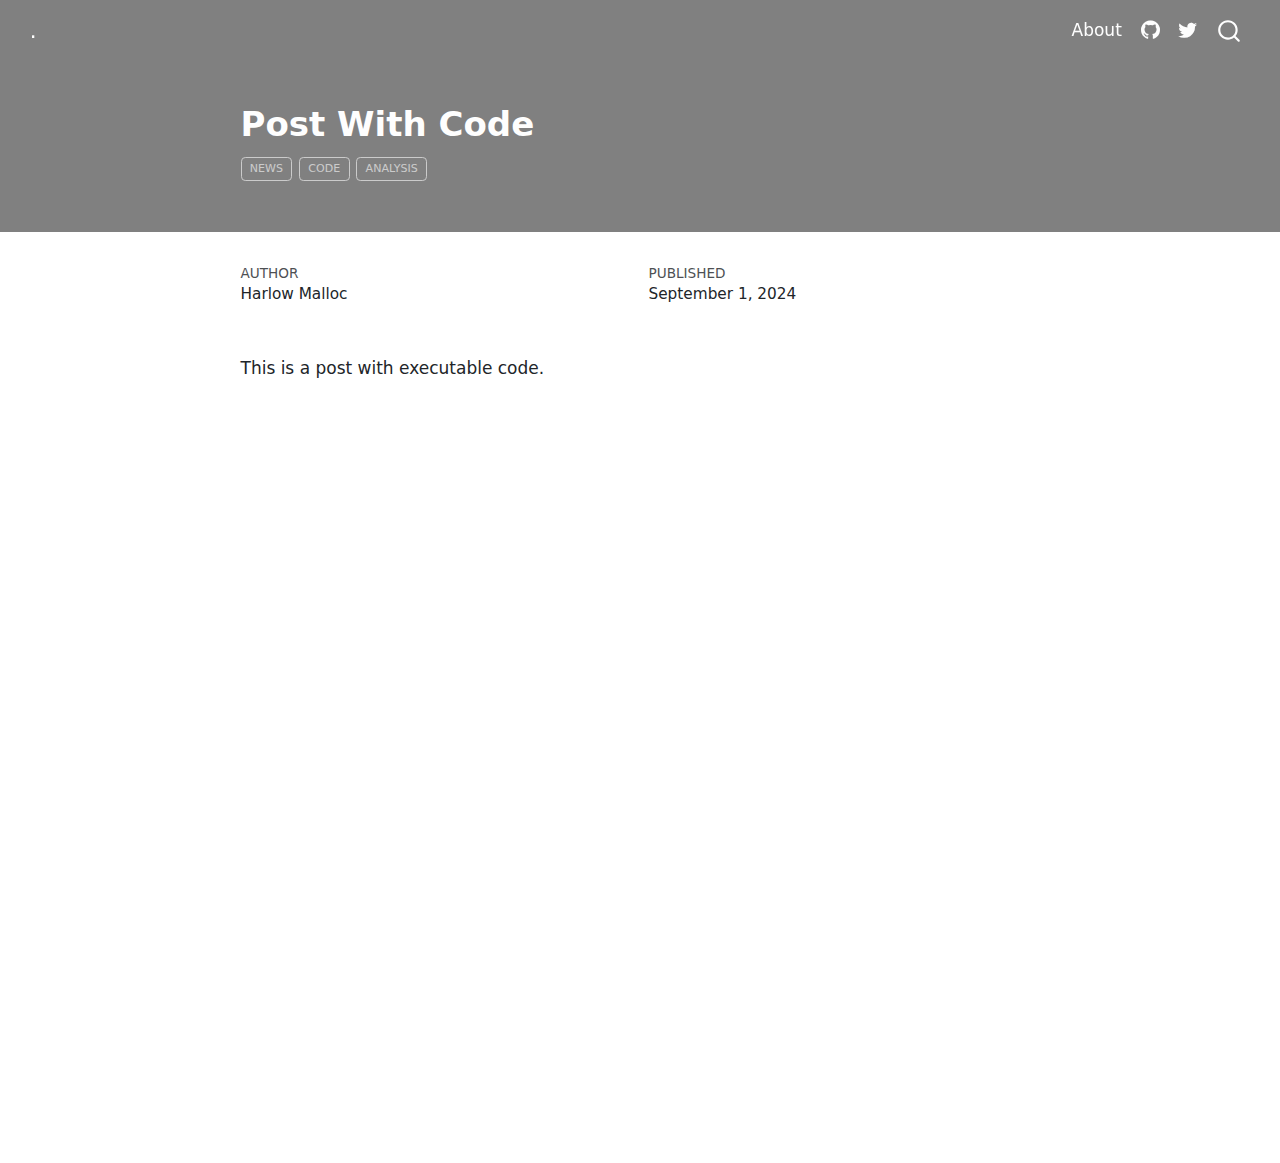
<file: posts/post-with-code/index.html>
<!DOCTYPE html>
<html xmlns="http://www.w3.org/1999/xhtml" lang="en" xml:lang="en"><head>

<meta charset="utf-8">
<meta name="generator" content="quarto-1.5.57">

<meta name="viewport" content="width=device-width, initial-scale=1.0, user-scalable=yes">

<meta name="author" content="Harlow Malloc">
<meta name="dcterms.date" content="2024-09-01">

<title>Post With Code – .</title>
<style>
code{white-space: pre-wrap;}
span.smallcaps{font-variant: small-caps;}
div.columns{display: flex; gap: min(4vw, 1.5em);}
div.column{flex: auto; overflow-x: auto;}
div.hanging-indent{margin-left: 1.5em; text-indent: -1.5em;}
ul.task-list{list-style: none;}
ul.task-list li input[type="checkbox"] {
  width: 0.8em;
  margin: 0 0.8em 0.2em -1em; /* quarto-specific, see https://github.com/quarto-dev/quarto-cli/issues/4556 */ 
  vertical-align: middle;
}
</style>


<script src="../../site_libs/quarto-nav/quarto-nav.js"></script>
<script src="../../site_libs/quarto-nav/headroom.min.js"></script>
<script src="../../site_libs/clipboard/clipboard.min.js"></script>
<script src="../../site_libs/quarto-search/autocomplete.umd.js"></script>
<script src="../../site_libs/quarto-search/fuse.min.js"></script>
<script src="../../site_libs/quarto-search/quarto-search.js"></script>
<meta name="quarto:offset" content="../../">
<script src="../../site_libs/quarto-html/quarto.js"></script>
<script src="../../site_libs/quarto-html/popper.min.js"></script>
<script src="../../site_libs/quarto-html/tippy.umd.min.js"></script>
<script src="../../site_libs/quarto-html/anchor.min.js"></script>
<link href="../../site_libs/quarto-html/tippy.css" rel="stylesheet">
<link href="../../site_libs/quarto-html/quarto-syntax-highlighting.css" rel="stylesheet" id="quarto-text-highlighting-styles">
<script src="../../site_libs/bootstrap/bootstrap.min.js"></script>
<link href="../../site_libs/bootstrap/bootstrap-icons.css" rel="stylesheet">
<link href="../../site_libs/bootstrap/bootstrap.min.css" rel="stylesheet" id="quarto-bootstrap" data-mode="light">
<script id="quarto-search-options" type="application/json">{
  "location": "navbar",
  "copy-button": false,
  "collapse-after": 3,
  "panel-placement": "end",
  "type": "overlay",
  "limit": 50,
  "keyboard-shortcut": [
    "f",
    "/",
    "s"
  ],
  "show-item-context": false,
  "language": {
    "search-no-results-text": "No results",
    "search-matching-documents-text": "matching documents",
    "search-copy-link-title": "Copy link to search",
    "search-hide-matches-text": "Hide additional matches",
    "search-more-match-text": "more match in this document",
    "search-more-matches-text": "more matches in this document",
    "search-clear-button-title": "Clear",
    "search-text-placeholder": "",
    "search-detached-cancel-button-title": "Cancel",
    "search-submit-button-title": "Submit",
    "search-label": "Search"
  }
}</script>


<link rel="stylesheet" href="../../styles.css">
</head>

<body class="nav-fixed fullcontent">

<div id="quarto-search-results"></div>
  <header id="quarto-header" class="headroom fixed-top quarto-banner">
    <nav class="navbar navbar-expand-lg " data-bs-theme="dark">
      <div class="navbar-container container-fluid">
      <div class="navbar-brand-container mx-auto">
    <a class="navbar-brand" href="../../index.html">
    <span class="navbar-title">.</span>
    </a>
  </div>
            <div id="quarto-search" class="" title="Search"></div>
          <button class="navbar-toggler" type="button" data-bs-toggle="collapse" data-bs-target="#navbarCollapse" aria-controls="navbarCollapse" role="menu" aria-expanded="false" aria-label="Toggle navigation" onclick="if (window.quartoToggleHeadroom) { window.quartoToggleHeadroom(); }">
  <span class="navbar-toggler-icon"></span>
</button>
          <div class="collapse navbar-collapse" id="navbarCollapse">
            <ul class="navbar-nav navbar-nav-scroll ms-auto">
  <li class="nav-item">
    <a class="nav-link" href="../../about.html"> 
<span class="menu-text">About</span></a>
  </li>  
  <li class="nav-item compact">
    <a class="nav-link" href="https://github.com/"> <i class="bi bi-github" role="img">
</i> 
<span class="menu-text"></span></a>
  </li>  
  <li class="nav-item compact">
    <a class="nav-link" href="https://twitter.com"> <i class="bi bi-twitter" role="img">
</i> 
<span class="menu-text"></span></a>
  </li>  
</ul>
          </div> <!-- /navcollapse -->
            <div class="quarto-navbar-tools">
</div>
      </div> <!-- /container-fluid -->
    </nav>
</header>
<!-- content -->
<header id="title-block-header" class="quarto-title-block default page-columns page-full">
  <div class="quarto-title-banner page-columns page-full">
    <div class="quarto-title column-body">
      <h1 class="title">Post With Code</h1>
                                <div class="quarto-categories">
                <div class="quarto-category">news</div>
                <div class="quarto-category">code</div>
                <div class="quarto-category">analysis</div>
              </div>
                  </div>
  </div>
    
  
  <div class="quarto-title-meta">

      <div>
      <div class="quarto-title-meta-heading">Author</div>
      <div class="quarto-title-meta-contents">
               <p>Harlow Malloc </p>
            </div>
    </div>
      
      <div>
      <div class="quarto-title-meta-heading">Published</div>
      <div class="quarto-title-meta-contents">
        <p class="date">September 1, 2024</p>
      </div>
    </div>
    
      
    </div>
    
  
  </header><div id="quarto-content" class="quarto-container page-columns page-rows-contents page-layout-article page-navbar">
<!-- sidebar -->
<!-- margin-sidebar -->
    
<!-- main -->
<main class="content quarto-banner-title-block" id="quarto-document-content">





<p>This is a post with executable code.</p>



</main> <!-- /main -->
<script id="quarto-html-after-body" type="application/javascript">
window.document.addEventListener("DOMContentLoaded", function (event) {
  const toggleBodyColorMode = (bsSheetEl) => {
    const mode = bsSheetEl.getAttribute("data-mode");
    const bodyEl = window.document.querySelector("body");
    if (mode === "dark") {
      bodyEl.classList.add("quarto-dark");
      bodyEl.classList.remove("quarto-light");
    } else {
      bodyEl.classList.add("quarto-light");
      bodyEl.classList.remove("quarto-dark");
    }
  }
  const toggleBodyColorPrimary = () => {
    const bsSheetEl = window.document.querySelector("link#quarto-bootstrap");
    if (bsSheetEl) {
      toggleBodyColorMode(bsSheetEl);
    }
  }
  toggleBodyColorPrimary();  
  const icon = "";
  const anchorJS = new window.AnchorJS();
  anchorJS.options = {
    placement: 'right',
    icon: icon
  };
  anchorJS.add('.anchored');
  const isCodeAnnotation = (el) => {
    for (const clz of el.classList) {
      if (clz.startsWith('code-annotation-')) {                     
        return true;
      }
    }
    return false;
  }
  const onCopySuccess = function(e) {
    // button target
    const button = e.trigger;
    // don't keep focus
    button.blur();
    // flash "checked"
    button.classList.add('code-copy-button-checked');
    var currentTitle = button.getAttribute("title");
    button.setAttribute("title", "Copied!");
    let tooltip;
    if (window.bootstrap) {
      button.setAttribute("data-bs-toggle", "tooltip");
      button.setAttribute("data-bs-placement", "left");
      button.setAttribute("data-bs-title", "Copied!");
      tooltip = new bootstrap.Tooltip(button, 
        { trigger: "manual", 
          customClass: "code-copy-button-tooltip",
          offset: [0, -8]});
      tooltip.show();    
    }
    setTimeout(function() {
      if (tooltip) {
        tooltip.hide();
        button.removeAttribute("data-bs-title");
        button.removeAttribute("data-bs-toggle");
        button.removeAttribute("data-bs-placement");
      }
      button.setAttribute("title", currentTitle);
      button.classList.remove('code-copy-button-checked');
    }, 1000);
    // clear code selection
    e.clearSelection();
  }
  const getTextToCopy = function(trigger) {
      const codeEl = trigger.previousElementSibling.cloneNode(true);
      for (const childEl of codeEl.children) {
        if (isCodeAnnotation(childEl)) {
          childEl.remove();
        }
      }
      return codeEl.innerText;
  }
  const clipboard = new window.ClipboardJS('.code-copy-button:not([data-in-quarto-modal])', {
    text: getTextToCopy
  });
  clipboard.on('success', onCopySuccess);
  if (window.document.getElementById('quarto-embedded-source-code-modal')) {
    // For code content inside modals, clipBoardJS needs to be initialized with a container option
    // TODO: Check when it could be a function (https://github.com/zenorocha/clipboard.js/issues/860)
    const clipboardModal = new window.ClipboardJS('.code-copy-button[data-in-quarto-modal]', {
      text: getTextToCopy,
      container: window.document.getElementById('quarto-embedded-source-code-modal')
    });
    clipboardModal.on('success', onCopySuccess);
  }
    var localhostRegex = new RegExp(/^(?:http|https):\/\/localhost\:?[0-9]*\//);
    var mailtoRegex = new RegExp(/^mailto:/);
      var filterRegex = new RegExp("https:\/\/AFg6K7h4fhy2\.github\.io\/Aggregated-Model-Descriptions\/");
    var isInternal = (href) => {
        return filterRegex.test(href) || localhostRegex.test(href) || mailtoRegex.test(href);
    }
    // Inspect non-navigation links and adorn them if external
 	var links = window.document.querySelectorAll('a[href]:not(.nav-link):not(.navbar-brand):not(.toc-action):not(.sidebar-link):not(.sidebar-item-toggle):not(.pagination-link):not(.no-external):not([aria-hidden]):not(.dropdown-item):not(.quarto-navigation-tool):not(.about-link)');
    for (var i=0; i<links.length; i++) {
      const link = links[i];
      if (!isInternal(link.href)) {
        // undo the damage that might have been done by quarto-nav.js in the case of
        // links that we want to consider external
        if (link.dataset.originalHref !== undefined) {
          link.href = link.dataset.originalHref;
        }
      }
    }
  function tippyHover(el, contentFn, onTriggerFn, onUntriggerFn) {
    const config = {
      allowHTML: true,
      maxWidth: 500,
      delay: 100,
      arrow: false,
      appendTo: function(el) {
          return el.parentElement;
      },
      interactive: true,
      interactiveBorder: 10,
      theme: 'quarto',
      placement: 'bottom-start',
    };
    if (contentFn) {
      config.content = contentFn;
    }
    if (onTriggerFn) {
      config.onTrigger = onTriggerFn;
    }
    if (onUntriggerFn) {
      config.onUntrigger = onUntriggerFn;
    }
    window.tippy(el, config); 
  }
  const noterefs = window.document.querySelectorAll('a[role="doc-noteref"]');
  for (var i=0; i<noterefs.length; i++) {
    const ref = noterefs[i];
    tippyHover(ref, function() {
      // use id or data attribute instead here
      let href = ref.getAttribute('data-footnote-href') || ref.getAttribute('href');
      try { href = new URL(href).hash; } catch {}
      const id = href.replace(/^#\/?/, "");
      const note = window.document.getElementById(id);
      if (note) {
        return note.innerHTML;
      } else {
        return "";
      }
    });
  }
  const xrefs = window.document.querySelectorAll('a.quarto-xref');
  const processXRef = (id, note) => {
    // Strip column container classes
    const stripColumnClz = (el) => {
      el.classList.remove("page-full", "page-columns");
      if (el.children) {
        for (const child of el.children) {
          stripColumnClz(child);
        }
      }
    }
    stripColumnClz(note)
    if (id === null || id.startsWith('sec-')) {
      // Special case sections, only their first couple elements
      const container = document.createElement("div");
      if (note.children && note.children.length > 2) {
        container.appendChild(note.children[0].cloneNode(true));
        for (let i = 1; i < note.children.length; i++) {
          const child = note.children[i];
          if (child.tagName === "P" && child.innerText === "") {
            continue;
          } else {
            container.appendChild(child.cloneNode(true));
            break;
          }
        }
        if (window.Quarto?.typesetMath) {
          window.Quarto.typesetMath(container);
        }
        return container.innerHTML
      } else {
        if (window.Quarto?.typesetMath) {
          window.Quarto.typesetMath(note);
        }
        return note.innerHTML;
      }
    } else {
      // Remove any anchor links if they are present
      const anchorLink = note.querySelector('a.anchorjs-link');
      if (anchorLink) {
        anchorLink.remove();
      }
      if (window.Quarto?.typesetMath) {
        window.Quarto.typesetMath(note);
      }
      // TODO in 1.5, we should make sure this works without a callout special case
      if (note.classList.contains("callout")) {
        return note.outerHTML;
      } else {
        return note.innerHTML;
      }
    }
  }
  for (var i=0; i<xrefs.length; i++) {
    const xref = xrefs[i];
    tippyHover(xref, undefined, function(instance) {
      instance.disable();
      let url = xref.getAttribute('href');
      let hash = undefined; 
      if (url.startsWith('#')) {
        hash = url;
      } else {
        try { hash = new URL(url).hash; } catch {}
      }
      if (hash) {
        const id = hash.replace(/^#\/?/, "");
        const note = window.document.getElementById(id);
        if (note !== null) {
          try {
            const html = processXRef(id, note.cloneNode(true));
            instance.setContent(html);
          } finally {
            instance.enable();
            instance.show();
          }
        } else {
          // See if we can fetch this
          fetch(url.split('#')[0])
          .then(res => res.text())
          .then(html => {
            const parser = new DOMParser();
            const htmlDoc = parser.parseFromString(html, "text/html");
            const note = htmlDoc.getElementById(id);
            if (note !== null) {
              const html = processXRef(id, note);
              instance.setContent(html);
            } 
          }).finally(() => {
            instance.enable();
            instance.show();
          });
        }
      } else {
        // See if we can fetch a full url (with no hash to target)
        // This is a special case and we should probably do some content thinning / targeting
        fetch(url)
        .then(res => res.text())
        .then(html => {
          const parser = new DOMParser();
          const htmlDoc = parser.parseFromString(html, "text/html");
          const note = htmlDoc.querySelector('main.content');
          if (note !== null) {
            // This should only happen for chapter cross references
            // (since there is no id in the URL)
            // remove the first header
            if (note.children.length > 0 && note.children[0].tagName === "HEADER") {
              note.children[0].remove();
            }
            const html = processXRef(null, note);
            instance.setContent(html);
          } 
        }).finally(() => {
          instance.enable();
          instance.show();
        });
      }
    }, function(instance) {
    });
  }
      let selectedAnnoteEl;
      const selectorForAnnotation = ( cell, annotation) => {
        let cellAttr = 'data-code-cell="' + cell + '"';
        let lineAttr = 'data-code-annotation="' +  annotation + '"';
        const selector = 'span[' + cellAttr + '][' + lineAttr + ']';
        return selector;
      }
      const selectCodeLines = (annoteEl) => {
        const doc = window.document;
        const targetCell = annoteEl.getAttribute("data-target-cell");
        const targetAnnotation = annoteEl.getAttribute("data-target-annotation");
        const annoteSpan = window.document.querySelector(selectorForAnnotation(targetCell, targetAnnotation));
        const lines = annoteSpan.getAttribute("data-code-lines").split(",");
        const lineIds = lines.map((line) => {
          return targetCell + "-" + line;
        })
        let top = null;
        let height = null;
        let parent = null;
        if (lineIds.length > 0) {
            //compute the position of the single el (top and bottom and make a div)
            const el = window.document.getElementById(lineIds[0]);
            top = el.offsetTop;
            height = el.offsetHeight;
            parent = el.parentElement.parentElement;
          if (lineIds.length > 1) {
            const lastEl = window.document.getElementById(lineIds[lineIds.length - 1]);
            const bottom = lastEl.offsetTop + lastEl.offsetHeight;
            height = bottom - top;
          }
          if (top !== null && height !== null && parent !== null) {
            // cook up a div (if necessary) and position it 
            let div = window.document.getElementById("code-annotation-line-highlight");
            if (div === null) {
              div = window.document.createElement("div");
              div.setAttribute("id", "code-annotation-line-highlight");
              div.style.position = 'absolute';
              parent.appendChild(div);
            }
            div.style.top = top - 2 + "px";
            div.style.height = height + 4 + "px";
            div.style.left = 0;
            let gutterDiv = window.document.getElementById("code-annotation-line-highlight-gutter");
            if (gutterDiv === null) {
              gutterDiv = window.document.createElement("div");
              gutterDiv.setAttribute("id", "code-annotation-line-highlight-gutter");
              gutterDiv.style.position = 'absolute';
              const codeCell = window.document.getElementById(targetCell);
              const gutter = codeCell.querySelector('.code-annotation-gutter');
              gutter.appendChild(gutterDiv);
            }
            gutterDiv.style.top = top - 2 + "px";
            gutterDiv.style.height = height + 4 + "px";
          }
          selectedAnnoteEl = annoteEl;
        }
      };
      const unselectCodeLines = () => {
        const elementsIds = ["code-annotation-line-highlight", "code-annotation-line-highlight-gutter"];
        elementsIds.forEach((elId) => {
          const div = window.document.getElementById(elId);
          if (div) {
            div.remove();
          }
        });
        selectedAnnoteEl = undefined;
      };
        // Handle positioning of the toggle
    window.addEventListener(
      "resize",
      throttle(() => {
        elRect = undefined;
        if (selectedAnnoteEl) {
          selectCodeLines(selectedAnnoteEl);
        }
      }, 10)
    );
    function throttle(fn, ms) {
    let throttle = false;
    let timer;
      return (...args) => {
        if(!throttle) { // first call gets through
            fn.apply(this, args);
            throttle = true;
        } else { // all the others get throttled
            if(timer) clearTimeout(timer); // cancel #2
            timer = setTimeout(() => {
              fn.apply(this, args);
              timer = throttle = false;
            }, ms);
        }
      };
    }
      // Attach click handler to the DT
      const annoteDls = window.document.querySelectorAll('dt[data-target-cell]');
      for (const annoteDlNode of annoteDls) {
        annoteDlNode.addEventListener('click', (event) => {
          const clickedEl = event.target;
          if (clickedEl !== selectedAnnoteEl) {
            unselectCodeLines();
            const activeEl = window.document.querySelector('dt[data-target-cell].code-annotation-active');
            if (activeEl) {
              activeEl.classList.remove('code-annotation-active');
            }
            selectCodeLines(clickedEl);
            clickedEl.classList.add('code-annotation-active');
          } else {
            // Unselect the line
            unselectCodeLines();
            clickedEl.classList.remove('code-annotation-active');
          }
        });
      }
  const findCites = (el) => {
    const parentEl = el.parentElement;
    if (parentEl) {
      const cites = parentEl.dataset.cites;
      if (cites) {
        return {
          el,
          cites: cites.split(' ')
        };
      } else {
        return findCites(el.parentElement)
      }
    } else {
      return undefined;
    }
  };
  var bibliorefs = window.document.querySelectorAll('a[role="doc-biblioref"]');
  for (var i=0; i<bibliorefs.length; i++) {
    const ref = bibliorefs[i];
    const citeInfo = findCites(ref);
    if (citeInfo) {
      tippyHover(citeInfo.el, function() {
        var popup = window.document.createElement('div');
        citeInfo.cites.forEach(function(cite) {
          var citeDiv = window.document.createElement('div');
          citeDiv.classList.add('hanging-indent');
          citeDiv.classList.add('csl-entry');
          var biblioDiv = window.document.getElementById('ref-' + cite);
          if (biblioDiv) {
            citeDiv.innerHTML = biblioDiv.innerHTML;
          }
          popup.appendChild(citeDiv);
        });
        return popup.innerHTML;
      });
    }
  }
});
</script>
</div> <!-- /content -->




</body></html>
</file>
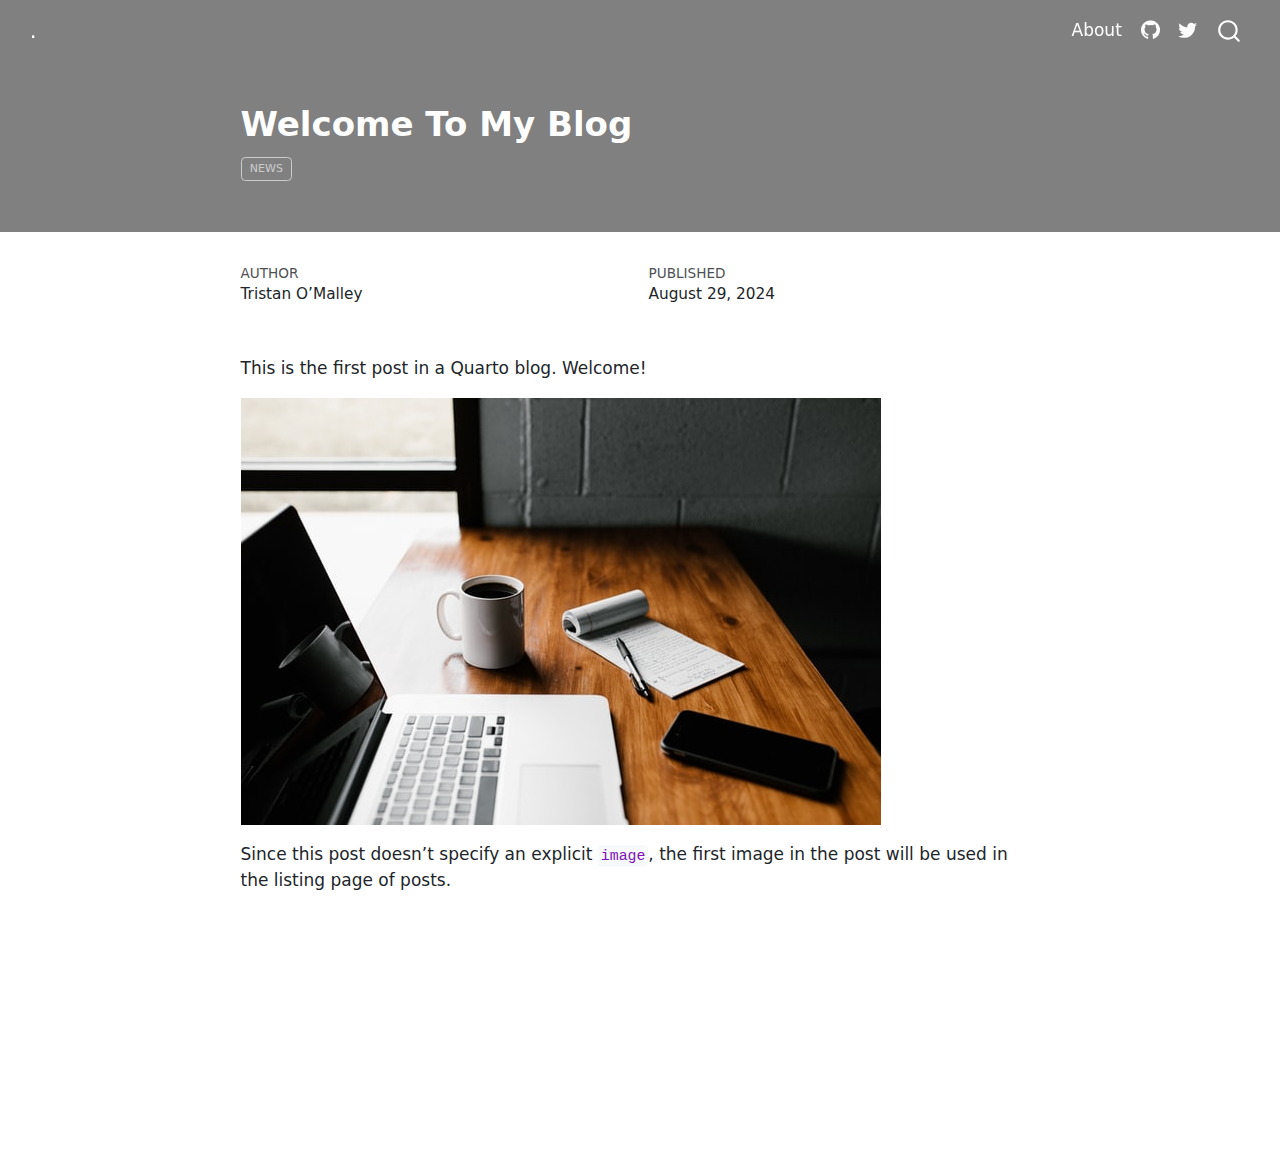
<file: posts/welcome/index.html>
<!DOCTYPE html>
<html xmlns="http://www.w3.org/1999/xhtml" lang="en" xml:lang="en"><head>

<meta charset="utf-8">
<meta name="generator" content="quarto-1.5.57">

<meta name="viewport" content="width=device-width, initial-scale=1.0, user-scalable=yes">

<meta name="author" content="Tristan O’Malley">
<meta name="dcterms.date" content="2024-08-29">

<title>Welcome To My Blog – .</title>
<style>
code{white-space: pre-wrap;}
span.smallcaps{font-variant: small-caps;}
div.columns{display: flex; gap: min(4vw, 1.5em);}
div.column{flex: auto; overflow-x: auto;}
div.hanging-indent{margin-left: 1.5em; text-indent: -1.5em;}
ul.task-list{list-style: none;}
ul.task-list li input[type="checkbox"] {
  width: 0.8em;
  margin: 0 0.8em 0.2em -1em; /* quarto-specific, see https://github.com/quarto-dev/quarto-cli/issues/4556 */ 
  vertical-align: middle;
}
</style>


<script src="../../site_libs/quarto-nav/quarto-nav.js"></script>
<script src="../../site_libs/quarto-nav/headroom.min.js"></script>
<script src="../../site_libs/clipboard/clipboard.min.js"></script>
<script src="../../site_libs/quarto-search/autocomplete.umd.js"></script>
<script src="../../site_libs/quarto-search/fuse.min.js"></script>
<script src="../../site_libs/quarto-search/quarto-search.js"></script>
<meta name="quarto:offset" content="../../">
<script src="../../site_libs/quarto-html/quarto.js"></script>
<script src="../../site_libs/quarto-html/popper.min.js"></script>
<script src="../../site_libs/quarto-html/tippy.umd.min.js"></script>
<script src="../../site_libs/quarto-html/anchor.min.js"></script>
<link href="../../site_libs/quarto-html/tippy.css" rel="stylesheet">
<link href="../../site_libs/quarto-html/quarto-syntax-highlighting.css" rel="stylesheet" id="quarto-text-highlighting-styles">
<script src="../../site_libs/bootstrap/bootstrap.min.js"></script>
<link href="../../site_libs/bootstrap/bootstrap-icons.css" rel="stylesheet">
<link href="../../site_libs/bootstrap/bootstrap.min.css" rel="stylesheet" id="quarto-bootstrap" data-mode="light">
<script id="quarto-search-options" type="application/json">{
  "location": "navbar",
  "copy-button": false,
  "collapse-after": 3,
  "panel-placement": "end",
  "type": "overlay",
  "limit": 50,
  "keyboard-shortcut": [
    "f",
    "/",
    "s"
  ],
  "show-item-context": false,
  "language": {
    "search-no-results-text": "No results",
    "search-matching-documents-text": "matching documents",
    "search-copy-link-title": "Copy link to search",
    "search-hide-matches-text": "Hide additional matches",
    "search-more-match-text": "more match in this document",
    "search-more-matches-text": "more matches in this document",
    "search-clear-button-title": "Clear",
    "search-text-placeholder": "",
    "search-detached-cancel-button-title": "Cancel",
    "search-submit-button-title": "Submit",
    "search-label": "Search"
  }
}</script>


<link rel="stylesheet" href="../../styles.css">
</head>

<body class="nav-fixed fullcontent">

<div id="quarto-search-results"></div>
  <header id="quarto-header" class="headroom fixed-top quarto-banner">
    <nav class="navbar navbar-expand-lg " data-bs-theme="dark">
      <div class="navbar-container container-fluid">
      <div class="navbar-brand-container mx-auto">
    <a class="navbar-brand" href="../../index.html">
    <span class="navbar-title">.</span>
    </a>
  </div>
            <div id="quarto-search" class="" title="Search"></div>
          <button class="navbar-toggler" type="button" data-bs-toggle="collapse" data-bs-target="#navbarCollapse" aria-controls="navbarCollapse" role="menu" aria-expanded="false" aria-label="Toggle navigation" onclick="if (window.quartoToggleHeadroom) { window.quartoToggleHeadroom(); }">
  <span class="navbar-toggler-icon"></span>
</button>
          <div class="collapse navbar-collapse" id="navbarCollapse">
            <ul class="navbar-nav navbar-nav-scroll ms-auto">
  <li class="nav-item">
    <a class="nav-link" href="../../about.html"> 
<span class="menu-text">About</span></a>
  </li>  
  <li class="nav-item compact">
    <a class="nav-link" href="https://github.com/"> <i class="bi bi-github" role="img">
</i> 
<span class="menu-text"></span></a>
  </li>  
  <li class="nav-item compact">
    <a class="nav-link" href="https://twitter.com"> <i class="bi bi-twitter" role="img">
</i> 
<span class="menu-text"></span></a>
  </li>  
</ul>
          </div> <!-- /navcollapse -->
            <div class="quarto-navbar-tools">
</div>
      </div> <!-- /container-fluid -->
    </nav>
</header>
<!-- content -->
<header id="title-block-header" class="quarto-title-block default page-columns page-full">
  <div class="quarto-title-banner page-columns page-full">
    <div class="quarto-title column-body">
      <h1 class="title">Welcome To My Blog</h1>
                                <div class="quarto-categories">
                <div class="quarto-category">news</div>
              </div>
                  </div>
  </div>
    
  
  <div class="quarto-title-meta">

      <div>
      <div class="quarto-title-meta-heading">Author</div>
      <div class="quarto-title-meta-contents">
               <p>Tristan O’Malley </p>
            </div>
    </div>
      
      <div>
      <div class="quarto-title-meta-heading">Published</div>
      <div class="quarto-title-meta-contents">
        <p class="date">August 29, 2024</p>
      </div>
    </div>
    
      
    </div>
    
  
  </header><div id="quarto-content" class="quarto-container page-columns page-rows-contents page-layout-article page-navbar">
<!-- sidebar -->
<!-- margin-sidebar -->
    
<!-- main -->
<main class="content quarto-banner-title-block" id="quarto-document-content">





<p>This is the first post in a Quarto blog. Welcome!</p>
<p><img src="thumbnail.jpg" class="img-fluid"></p>
<p>Since this post doesn’t specify an explicit <code>image</code>, the first image in the post will be used in the listing page of posts.</p>



</main> <!-- /main -->
<script id="quarto-html-after-body" type="application/javascript">
window.document.addEventListener("DOMContentLoaded", function (event) {
  const toggleBodyColorMode = (bsSheetEl) => {
    const mode = bsSheetEl.getAttribute("data-mode");
    const bodyEl = window.document.querySelector("body");
    if (mode === "dark") {
      bodyEl.classList.add("quarto-dark");
      bodyEl.classList.remove("quarto-light");
    } else {
      bodyEl.classList.add("quarto-light");
      bodyEl.classList.remove("quarto-dark");
    }
  }
  const toggleBodyColorPrimary = () => {
    const bsSheetEl = window.document.querySelector("link#quarto-bootstrap");
    if (bsSheetEl) {
      toggleBodyColorMode(bsSheetEl);
    }
  }
  toggleBodyColorPrimary();  
  const icon = "";
  const anchorJS = new window.AnchorJS();
  anchorJS.options = {
    placement: 'right',
    icon: icon
  };
  anchorJS.add('.anchored');
  const isCodeAnnotation = (el) => {
    for (const clz of el.classList) {
      if (clz.startsWith('code-annotation-')) {                     
        return true;
      }
    }
    return false;
  }
  const onCopySuccess = function(e) {
    // button target
    const button = e.trigger;
    // don't keep focus
    button.blur();
    // flash "checked"
    button.classList.add('code-copy-button-checked');
    var currentTitle = button.getAttribute("title");
    button.setAttribute("title", "Copied!");
    let tooltip;
    if (window.bootstrap) {
      button.setAttribute("data-bs-toggle", "tooltip");
      button.setAttribute("data-bs-placement", "left");
      button.setAttribute("data-bs-title", "Copied!");
      tooltip = new bootstrap.Tooltip(button, 
        { trigger: "manual", 
          customClass: "code-copy-button-tooltip",
          offset: [0, -8]});
      tooltip.show();    
    }
    setTimeout(function() {
      if (tooltip) {
        tooltip.hide();
        button.removeAttribute("data-bs-title");
        button.removeAttribute("data-bs-toggle");
        button.removeAttribute("data-bs-placement");
      }
      button.setAttribute("title", currentTitle);
      button.classList.remove('code-copy-button-checked');
    }, 1000);
    // clear code selection
    e.clearSelection();
  }
  const getTextToCopy = function(trigger) {
      const codeEl = trigger.previousElementSibling.cloneNode(true);
      for (const childEl of codeEl.children) {
        if (isCodeAnnotation(childEl)) {
          childEl.remove();
        }
      }
      return codeEl.innerText;
  }
  const clipboard = new window.ClipboardJS('.code-copy-button:not([data-in-quarto-modal])', {
    text: getTextToCopy
  });
  clipboard.on('success', onCopySuccess);
  if (window.document.getElementById('quarto-embedded-source-code-modal')) {
    // For code content inside modals, clipBoardJS needs to be initialized with a container option
    // TODO: Check when it could be a function (https://github.com/zenorocha/clipboard.js/issues/860)
    const clipboardModal = new window.ClipboardJS('.code-copy-button[data-in-quarto-modal]', {
      text: getTextToCopy,
      container: window.document.getElementById('quarto-embedded-source-code-modal')
    });
    clipboardModal.on('success', onCopySuccess);
  }
    var localhostRegex = new RegExp(/^(?:http|https):\/\/localhost\:?[0-9]*\//);
    var mailtoRegex = new RegExp(/^mailto:/);
      var filterRegex = new RegExp("https:\/\/AFg6K7h4fhy2\.github\.io\/Aggregated-Model-Descriptions\/");
    var isInternal = (href) => {
        return filterRegex.test(href) || localhostRegex.test(href) || mailtoRegex.test(href);
    }
    // Inspect non-navigation links and adorn them if external
 	var links = window.document.querySelectorAll('a[href]:not(.nav-link):not(.navbar-brand):not(.toc-action):not(.sidebar-link):not(.sidebar-item-toggle):not(.pagination-link):not(.no-external):not([aria-hidden]):not(.dropdown-item):not(.quarto-navigation-tool):not(.about-link)');
    for (var i=0; i<links.length; i++) {
      const link = links[i];
      if (!isInternal(link.href)) {
        // undo the damage that might have been done by quarto-nav.js in the case of
        // links that we want to consider external
        if (link.dataset.originalHref !== undefined) {
          link.href = link.dataset.originalHref;
        }
      }
    }
  function tippyHover(el, contentFn, onTriggerFn, onUntriggerFn) {
    const config = {
      allowHTML: true,
      maxWidth: 500,
      delay: 100,
      arrow: false,
      appendTo: function(el) {
          return el.parentElement;
      },
      interactive: true,
      interactiveBorder: 10,
      theme: 'quarto',
      placement: 'bottom-start',
    };
    if (contentFn) {
      config.content = contentFn;
    }
    if (onTriggerFn) {
      config.onTrigger = onTriggerFn;
    }
    if (onUntriggerFn) {
      config.onUntrigger = onUntriggerFn;
    }
    window.tippy(el, config); 
  }
  const noterefs = window.document.querySelectorAll('a[role="doc-noteref"]');
  for (var i=0; i<noterefs.length; i++) {
    const ref = noterefs[i];
    tippyHover(ref, function() {
      // use id or data attribute instead here
      let href = ref.getAttribute('data-footnote-href') || ref.getAttribute('href');
      try { href = new URL(href).hash; } catch {}
      const id = href.replace(/^#\/?/, "");
      const note = window.document.getElementById(id);
      if (note) {
        return note.innerHTML;
      } else {
        return "";
      }
    });
  }
  const xrefs = window.document.querySelectorAll('a.quarto-xref');
  const processXRef = (id, note) => {
    // Strip column container classes
    const stripColumnClz = (el) => {
      el.classList.remove("page-full", "page-columns");
      if (el.children) {
        for (const child of el.children) {
          stripColumnClz(child);
        }
      }
    }
    stripColumnClz(note)
    if (id === null || id.startsWith('sec-')) {
      // Special case sections, only their first couple elements
      const container = document.createElement("div");
      if (note.children && note.children.length > 2) {
        container.appendChild(note.children[0].cloneNode(true));
        for (let i = 1; i < note.children.length; i++) {
          const child = note.children[i];
          if (child.tagName === "P" && child.innerText === "") {
            continue;
          } else {
            container.appendChild(child.cloneNode(true));
            break;
          }
        }
        if (window.Quarto?.typesetMath) {
          window.Quarto.typesetMath(container);
        }
        return container.innerHTML
      } else {
        if (window.Quarto?.typesetMath) {
          window.Quarto.typesetMath(note);
        }
        return note.innerHTML;
      }
    } else {
      // Remove any anchor links if they are present
      const anchorLink = note.querySelector('a.anchorjs-link');
      if (anchorLink) {
        anchorLink.remove();
      }
      if (window.Quarto?.typesetMath) {
        window.Quarto.typesetMath(note);
      }
      // TODO in 1.5, we should make sure this works without a callout special case
      if (note.classList.contains("callout")) {
        return note.outerHTML;
      } else {
        return note.innerHTML;
      }
    }
  }
  for (var i=0; i<xrefs.length; i++) {
    const xref = xrefs[i];
    tippyHover(xref, undefined, function(instance) {
      instance.disable();
      let url = xref.getAttribute('href');
      let hash = undefined; 
      if (url.startsWith('#')) {
        hash = url;
      } else {
        try { hash = new URL(url).hash; } catch {}
      }
      if (hash) {
        const id = hash.replace(/^#\/?/, "");
        const note = window.document.getElementById(id);
        if (note !== null) {
          try {
            const html = processXRef(id, note.cloneNode(true));
            instance.setContent(html);
          } finally {
            instance.enable();
            instance.show();
          }
        } else {
          // See if we can fetch this
          fetch(url.split('#')[0])
          .then(res => res.text())
          .then(html => {
            const parser = new DOMParser();
            const htmlDoc = parser.parseFromString(html, "text/html");
            const note = htmlDoc.getElementById(id);
            if (note !== null) {
              const html = processXRef(id, note);
              instance.setContent(html);
            } 
          }).finally(() => {
            instance.enable();
            instance.show();
          });
        }
      } else {
        // See if we can fetch a full url (with no hash to target)
        // This is a special case and we should probably do some content thinning / targeting
        fetch(url)
        .then(res => res.text())
        .then(html => {
          const parser = new DOMParser();
          const htmlDoc = parser.parseFromString(html, "text/html");
          const note = htmlDoc.querySelector('main.content');
          if (note !== null) {
            // This should only happen for chapter cross references
            // (since there is no id in the URL)
            // remove the first header
            if (note.children.length > 0 && note.children[0].tagName === "HEADER") {
              note.children[0].remove();
            }
            const html = processXRef(null, note);
            instance.setContent(html);
          } 
        }).finally(() => {
          instance.enable();
          instance.show();
        });
      }
    }, function(instance) {
    });
  }
      let selectedAnnoteEl;
      const selectorForAnnotation = ( cell, annotation) => {
        let cellAttr = 'data-code-cell="' + cell + '"';
        let lineAttr = 'data-code-annotation="' +  annotation + '"';
        const selector = 'span[' + cellAttr + '][' + lineAttr + ']';
        return selector;
      }
      const selectCodeLines = (annoteEl) => {
        const doc = window.document;
        const targetCell = annoteEl.getAttribute("data-target-cell");
        const targetAnnotation = annoteEl.getAttribute("data-target-annotation");
        const annoteSpan = window.document.querySelector(selectorForAnnotation(targetCell, targetAnnotation));
        const lines = annoteSpan.getAttribute("data-code-lines").split(",");
        const lineIds = lines.map((line) => {
          return targetCell + "-" + line;
        })
        let top = null;
        let height = null;
        let parent = null;
        if (lineIds.length > 0) {
            //compute the position of the single el (top and bottom and make a div)
            const el = window.document.getElementById(lineIds[0]);
            top = el.offsetTop;
            height = el.offsetHeight;
            parent = el.parentElement.parentElement;
          if (lineIds.length > 1) {
            const lastEl = window.document.getElementById(lineIds[lineIds.length - 1]);
            const bottom = lastEl.offsetTop + lastEl.offsetHeight;
            height = bottom - top;
          }
          if (top !== null && height !== null && parent !== null) {
            // cook up a div (if necessary) and position it 
            let div = window.document.getElementById("code-annotation-line-highlight");
            if (div === null) {
              div = window.document.createElement("div");
              div.setAttribute("id", "code-annotation-line-highlight");
              div.style.position = 'absolute';
              parent.appendChild(div);
            }
            div.style.top = top - 2 + "px";
            div.style.height = height + 4 + "px";
            div.style.left = 0;
            let gutterDiv = window.document.getElementById("code-annotation-line-highlight-gutter");
            if (gutterDiv === null) {
              gutterDiv = window.document.createElement("div");
              gutterDiv.setAttribute("id", "code-annotation-line-highlight-gutter");
              gutterDiv.style.position = 'absolute';
              const codeCell = window.document.getElementById(targetCell);
              const gutter = codeCell.querySelector('.code-annotation-gutter');
              gutter.appendChild(gutterDiv);
            }
            gutterDiv.style.top = top - 2 + "px";
            gutterDiv.style.height = height + 4 + "px";
          }
          selectedAnnoteEl = annoteEl;
        }
      };
      const unselectCodeLines = () => {
        const elementsIds = ["code-annotation-line-highlight", "code-annotation-line-highlight-gutter"];
        elementsIds.forEach((elId) => {
          const div = window.document.getElementById(elId);
          if (div) {
            div.remove();
          }
        });
        selectedAnnoteEl = undefined;
      };
        // Handle positioning of the toggle
    window.addEventListener(
      "resize",
      throttle(() => {
        elRect = undefined;
        if (selectedAnnoteEl) {
          selectCodeLines(selectedAnnoteEl);
        }
      }, 10)
    );
    function throttle(fn, ms) {
    let throttle = false;
    let timer;
      return (...args) => {
        if(!throttle) { // first call gets through
            fn.apply(this, args);
            throttle = true;
        } else { // all the others get throttled
            if(timer) clearTimeout(timer); // cancel #2
            timer = setTimeout(() => {
              fn.apply(this, args);
              timer = throttle = false;
            }, ms);
        }
      };
    }
      // Attach click handler to the DT
      const annoteDls = window.document.querySelectorAll('dt[data-target-cell]');
      for (const annoteDlNode of annoteDls) {
        annoteDlNode.addEventListener('click', (event) => {
          const clickedEl = event.target;
          if (clickedEl !== selectedAnnoteEl) {
            unselectCodeLines();
            const activeEl = window.document.querySelector('dt[data-target-cell].code-annotation-active');
            if (activeEl) {
              activeEl.classList.remove('code-annotation-active');
            }
            selectCodeLines(clickedEl);
            clickedEl.classList.add('code-annotation-active');
          } else {
            // Unselect the line
            unselectCodeLines();
            clickedEl.classList.remove('code-annotation-active');
          }
        });
      }
  const findCites = (el) => {
    const parentEl = el.parentElement;
    if (parentEl) {
      const cites = parentEl.dataset.cites;
      if (cites) {
        return {
          el,
          cites: cites.split(' ')
        };
      } else {
        return findCites(el.parentElement)
      }
    } else {
      return undefined;
    }
  };
  var bibliorefs = window.document.querySelectorAll('a[role="doc-biblioref"]');
  for (var i=0; i<bibliorefs.length; i++) {
    const ref = bibliorefs[i];
    const citeInfo = findCites(ref);
    if (citeInfo) {
      tippyHover(citeInfo.el, function() {
        var popup = window.document.createElement('div');
        citeInfo.cites.forEach(function(cite) {
          var citeDiv = window.document.createElement('div');
          citeDiv.classList.add('hanging-indent');
          citeDiv.classList.add('csl-entry');
          var biblioDiv = window.document.getElementById('ref-' + cite);
          if (biblioDiv) {
            citeDiv.innerHTML = biblioDiv.innerHTML;
          }
          popup.appendChild(citeDiv);
        });
        return popup.innerHTML;
      });
    }
  }
});
</script>
</div> <!-- /content -->




</body></html>
</file>
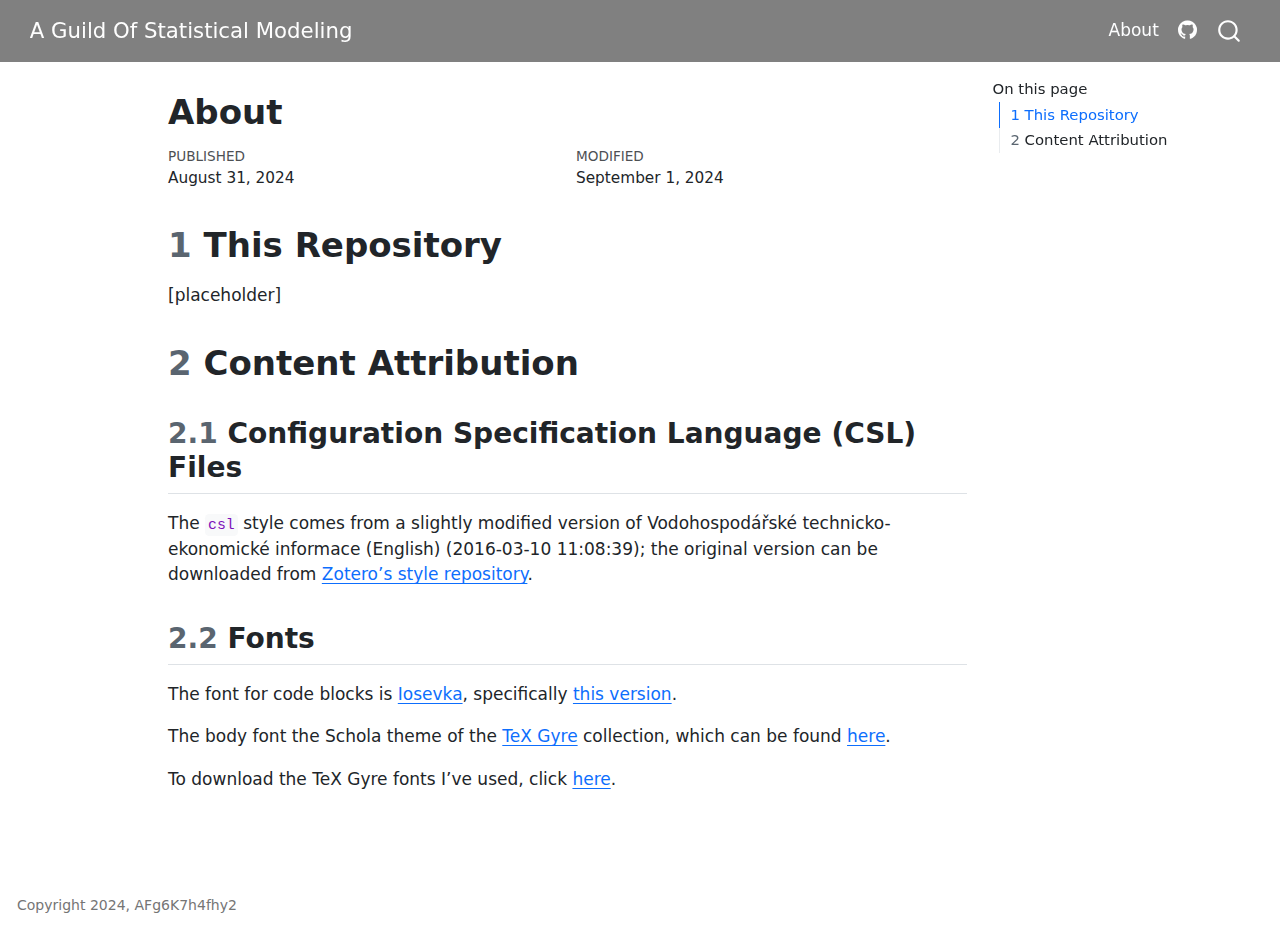
<file: about.html>
<!DOCTYPE html>
<html xmlns="http://www.w3.org/1999/xhtml" lang="en" xml:lang="en"><head>

<meta charset="utf-8">
<meta name="generator" content="quarto-1.5.57">

<meta name="viewport" content="width=device-width, initial-scale=1.0, user-scalable=yes">

<meta name="dcterms.date" content="2024-08-31">

<title>About – A Guild Of Statistical Modeling</title>
<style>
code{white-space: pre-wrap;}
span.smallcaps{font-variant: small-caps;}
div.columns{display: flex; gap: min(4vw, 1.5em);}
div.column{flex: auto; overflow-x: auto;}
div.hanging-indent{margin-left: 1.5em; text-indent: -1.5em;}
ul.task-list{list-style: none;}
ul.task-list li input[type="checkbox"] {
  width: 0.8em;
  margin: 0 0.8em 0.2em -1em; /* quarto-specific, see https://github.com/quarto-dev/quarto-cli/issues/4556 */ 
  vertical-align: middle;
}
</style>


<script src="site_libs/quarto-nav/quarto-nav.js"></script>
<script src="site_libs/quarto-nav/headroom.min.js"></script>
<script src="site_libs/clipboard/clipboard.min.js"></script>
<script src="site_libs/quarto-search/autocomplete.umd.js"></script>
<script src="site_libs/quarto-search/fuse.min.js"></script>
<script src="site_libs/quarto-search/quarto-search.js"></script>
<meta name="quarto:offset" content="./">
<link href="./icon.jpg" rel="icon" type="image/jpeg">
<script src="site_libs/quarto-html/quarto.js"></script>
<script src="site_libs/quarto-html/popper.min.js"></script>
<script src="site_libs/quarto-html/tippy.umd.min.js"></script>
<script src="site_libs/quarto-html/anchor.min.js"></script>
<link href="site_libs/quarto-html/tippy.css" rel="stylesheet">
<link href="site_libs/quarto-html/quarto-syntax-highlighting.css" rel="stylesheet" id="quarto-text-highlighting-styles">
<script src="site_libs/bootstrap/bootstrap.min.js"></script>
<link href="site_libs/bootstrap/bootstrap-icons.css" rel="stylesheet">
<link href="site_libs/bootstrap/bootstrap.min.css" rel="stylesheet" id="quarto-bootstrap" data-mode="light">
<script id="quarto-search-options" type="application/json">{
  "location": "navbar",
  "copy-button": false,
  "collapse-after": 3,
  "panel-placement": "end",
  "type": "overlay",
  "limit": 50,
  "keyboard-shortcut": [
    "f",
    "/",
    "s"
  ],
  "language": {
    "search-no-results-text": "No results",
    "search-matching-documents-text": "matching documents",
    "search-copy-link-title": "Copy link to search",
    "search-hide-matches-text": "Hide additional matches",
    "search-more-match-text": "more match in this document",
    "search-more-matches-text": "more matches in this document",
    "search-clear-button-title": "Clear",
    "search-text-placeholder": "",
    "search-detached-cancel-button-title": "Cancel",
    "search-submit-button-title": "Submit",
    "search-label": "Search"
  }
}</script>


<link rel="stylesheet" href="styles.css">
</head>

<body class="nav-fixed">

<div id="quarto-search-results"></div>
  <header id="quarto-header" class="headroom fixed-top">
    <nav class="navbar navbar-expand-lg " data-bs-theme="dark">
      <div class="navbar-container container-fluid">
      <div class="navbar-brand-container mx-auto">
    <a class="navbar-brand" href="./index.html">
    <span class="navbar-title">A Guild Of Statistical Modeling</span>
    </a>
  </div>
            <div id="quarto-search" class="" title="Search"></div>
          <button class="navbar-toggler" type="button" data-bs-toggle="collapse" data-bs-target="#navbarCollapse" aria-controls="navbarCollapse" role="menu" aria-expanded="false" aria-label="Toggle navigation" onclick="if (window.quartoToggleHeadroom) { window.quartoToggleHeadroom(); }">
  <span class="navbar-toggler-icon"></span>
</button>
          <div class="collapse navbar-collapse" id="navbarCollapse">
            <ul class="navbar-nav navbar-nav-scroll ms-auto">
  <li class="nav-item">
    <a class="nav-link active" href="./about.html" aria-current="page"> 
<span class="menu-text">About</span></a>
  </li>  
  <li class="nav-item compact">
    <a class="nav-link" href="https://github.com/AFg6K7h4fhy2"> <i class="bi bi-github" role="img">
</i> 
<span class="menu-text"></span></a>
  </li>  
</ul>
          </div> <!-- /navcollapse -->
            <div class="quarto-navbar-tools">
</div>
      </div> <!-- /container-fluid -->
    </nav>
</header>
<!-- content -->
<div id="quarto-content" class="quarto-container page-columns page-rows-contents page-layout-article page-navbar">
<!-- sidebar -->
<!-- margin-sidebar -->
    <div id="quarto-margin-sidebar" class="sidebar margin-sidebar">
        <nav id="TOC" role="doc-toc" class="toc-active">
    <h2 id="toc-title">On this page</h2>
   
  <ul>
  <li><a href="#this-repository" id="toc-this-repository" class="nav-link active" data-scroll-target="#this-repository"><span class="header-section-number">1</span> This Repository</a></li>
  <li><a href="#content-attribution" id="toc-content-attribution" class="nav-link" data-scroll-target="#content-attribution"><span class="header-section-number">2</span> Content Attribution</a>
  <ul class="collapse">
  <li><a href="#configuration-specification-language-csl-files" id="toc-configuration-specification-language-csl-files" class="nav-link" data-scroll-target="#configuration-specification-language-csl-files"><span class="header-section-number">2.1</span> Configuration Specification Language (CSL) Files</a></li>
  <li><a href="#fonts" id="toc-fonts" class="nav-link" data-scroll-target="#fonts"><span class="header-section-number">2.2</span> Fonts</a></li>
  </ul></li>
  </ul>
</nav>
    </div>
<!-- main -->
<main class="content" id="quarto-document-content">

<header id="title-block-header" class="quarto-title-block default">
<div class="quarto-title">
<h1 class="title">About</h1>
</div>



<div class="quarto-title-meta">

    
    <div>
    <div class="quarto-title-meta-heading">Published</div>
    <div class="quarto-title-meta-contents">
      <p class="date">August 31, 2024</p>
    </div>
  </div>
  
    <div>
    <div class="quarto-title-meta-heading">Modified</div>
    <div class="quarto-title-meta-contents">
      <p class="date-modified">September 1, 2024</p>
    </div>
  </div>
    
  </div>
  


</header>


<section id="this-repository" class="level1" data-number="1">
<h1 data-number="1"><span class="header-section-number">1</span> This Repository</h1>
<p>[placeholder]</p>
</section>
<section id="content-attribution" class="level1" data-number="2">
<h1 data-number="2"><span class="header-section-number">2</span> Content Attribution</h1>
<section id="configuration-specification-language-csl-files" class="level2" data-number="2.1">
<h2 data-number="2.1" class="anchored" data-anchor-id="configuration-specification-language-csl-files"><span class="header-section-number">2.1</span> Configuration Specification Language (CSL) Files</h2>
<p>The <code>csl</code> style comes from a slightly modified version of Vodohospodářské technicko-ekonomické informace (English) (2016-03-10 11:08:39); the original version can be downloaded from <a href="https://www.zotero.org/styles/vodohospodarske-technicko-ekonomicke-informace-en">Zotero’s style repository</a>.</p>
</section>
<section id="fonts" class="level2" data-number="2.2">
<h2 data-number="2.2" class="anchored" data-anchor-id="fonts"><span class="header-section-number">2.2</span> Fonts</h2>
<p>The font for code blocks is <a href="https://github.com/be5invis/Iosevka">Iosevka</a>, specifically <a href="https://github.com/be5invis/Iosevka/releases/download/v30.3.2/PkgTTF-Iosevka-30.3.2.zip">this version</a>.</p>
<p>The body font the Schola theme of the <a href="https://www.gust.org.pl/projects/e-foundry/tex-gyre">TeX Gyre</a> collection, which can be found <a href="https://www.gust.org.pl/projects/e-foundry/tex-gyre/schola/index_html">here</a>.</p>
<p>To download the TeX Gyre fonts I’ve used, click <a href="https://www.gust.org.pl/projects/e-foundry/tex-gyre/schola/qcs2.005otf.zip">here</a>.</p>


</section>
</section>

</main> <!-- /main -->
<script id="quarto-html-after-body" type="application/javascript">
window.document.addEventListener("DOMContentLoaded", function (event) {
  const toggleBodyColorMode = (bsSheetEl) => {
    const mode = bsSheetEl.getAttribute("data-mode");
    const bodyEl = window.document.querySelector("body");
    if (mode === "dark") {
      bodyEl.classList.add("quarto-dark");
      bodyEl.classList.remove("quarto-light");
    } else {
      bodyEl.classList.add("quarto-light");
      bodyEl.classList.remove("quarto-dark");
    }
  }
  const toggleBodyColorPrimary = () => {
    const bsSheetEl = window.document.querySelector("link#quarto-bootstrap");
    if (bsSheetEl) {
      toggleBodyColorMode(bsSheetEl);
    }
  }
  toggleBodyColorPrimary();  
  const icon = "";
  const anchorJS = new window.AnchorJS();
  anchorJS.options = {
    placement: 'right',
    icon: icon
  };
  anchorJS.add('.anchored');
  const isCodeAnnotation = (el) => {
    for (const clz of el.classList) {
      if (clz.startsWith('code-annotation-')) {                     
        return true;
      }
    }
    return false;
  }
  const onCopySuccess = function(e) {
    // button target
    const button = e.trigger;
    // don't keep focus
    button.blur();
    // flash "checked"
    button.classList.add('code-copy-button-checked');
    var currentTitle = button.getAttribute("title");
    button.setAttribute("title", "Copied!");
    let tooltip;
    if (window.bootstrap) {
      button.setAttribute("data-bs-toggle", "tooltip");
      button.setAttribute("data-bs-placement", "left");
      button.setAttribute("data-bs-title", "Copied!");
      tooltip = new bootstrap.Tooltip(button, 
        { trigger: "manual", 
          customClass: "code-copy-button-tooltip",
          offset: [0, -8]});
      tooltip.show();    
    }
    setTimeout(function() {
      if (tooltip) {
        tooltip.hide();
        button.removeAttribute("data-bs-title");
        button.removeAttribute("data-bs-toggle");
        button.removeAttribute("data-bs-placement");
      }
      button.setAttribute("title", currentTitle);
      button.classList.remove('code-copy-button-checked');
    }, 1000);
    // clear code selection
    e.clearSelection();
  }
  const getTextToCopy = function(trigger) {
      const codeEl = trigger.previousElementSibling.cloneNode(true);
      for (const childEl of codeEl.children) {
        if (isCodeAnnotation(childEl)) {
          childEl.remove();
        }
      }
      return codeEl.innerText;
  }
  const clipboard = new window.ClipboardJS('.code-copy-button:not([data-in-quarto-modal])', {
    text: getTextToCopy
  });
  clipboard.on('success', onCopySuccess);
  if (window.document.getElementById('quarto-embedded-source-code-modal')) {
    // For code content inside modals, clipBoardJS needs to be initialized with a container option
    // TODO: Check when it could be a function (https://github.com/zenorocha/clipboard.js/issues/860)
    const clipboardModal = new window.ClipboardJS('.code-copy-button[data-in-quarto-modal]', {
      text: getTextToCopy,
      container: window.document.getElementById('quarto-embedded-source-code-modal')
    });
    clipboardModal.on('success', onCopySuccess);
  }
    var localhostRegex = new RegExp(/^(?:http|https):\/\/localhost\:?[0-9]*\//);
    var mailtoRegex = new RegExp(/^mailto:/);
      var filterRegex = new RegExp("https:\/\/AFg6K7h4fhy2\.github\.io\/Aggregated-Model-Descriptions\/");
    var isInternal = (href) => {
        return filterRegex.test(href) || localhostRegex.test(href) || mailtoRegex.test(href);
    }
    // Inspect non-navigation links and adorn them if external
 	var links = window.document.querySelectorAll('a[href]:not(.nav-link):not(.navbar-brand):not(.toc-action):not(.sidebar-link):not(.sidebar-item-toggle):not(.pagination-link):not(.no-external):not([aria-hidden]):not(.dropdown-item):not(.quarto-navigation-tool):not(.about-link)');
    for (var i=0; i<links.length; i++) {
      const link = links[i];
      if (!isInternal(link.href)) {
        // undo the damage that might have been done by quarto-nav.js in the case of
        // links that we want to consider external
        if (link.dataset.originalHref !== undefined) {
          link.href = link.dataset.originalHref;
        }
      }
    }
  function tippyHover(el, contentFn, onTriggerFn, onUntriggerFn) {
    const config = {
      allowHTML: true,
      maxWidth: 500,
      delay: 100,
      arrow: false,
      appendTo: function(el) {
          return el.parentElement;
      },
      interactive: true,
      interactiveBorder: 10,
      theme: 'quarto',
      placement: 'bottom-start',
    };
    if (contentFn) {
      config.content = contentFn;
    }
    if (onTriggerFn) {
      config.onTrigger = onTriggerFn;
    }
    if (onUntriggerFn) {
      config.onUntrigger = onUntriggerFn;
    }
    window.tippy(el, config); 
  }
  const noterefs = window.document.querySelectorAll('a[role="doc-noteref"]');
  for (var i=0; i<noterefs.length; i++) {
    const ref = noterefs[i];
    tippyHover(ref, function() {
      // use id or data attribute instead here
      let href = ref.getAttribute('data-footnote-href') || ref.getAttribute('href');
      try { href = new URL(href).hash; } catch {}
      const id = href.replace(/^#\/?/, "");
      const note = window.document.getElementById(id);
      if (note) {
        return note.innerHTML;
      } else {
        return "";
      }
    });
  }
  const xrefs = window.document.querySelectorAll('a.quarto-xref');
  const processXRef = (id, note) => {
    // Strip column container classes
    const stripColumnClz = (el) => {
      el.classList.remove("page-full", "page-columns");
      if (el.children) {
        for (const child of el.children) {
          stripColumnClz(child);
        }
      }
    }
    stripColumnClz(note)
    if (id === null || id.startsWith('sec-')) {
      // Special case sections, only their first couple elements
      const container = document.createElement("div");
      if (note.children && note.children.length > 2) {
        container.appendChild(note.children[0].cloneNode(true));
        for (let i = 1; i < note.children.length; i++) {
          const child = note.children[i];
          if (child.tagName === "P" && child.innerText === "") {
            continue;
          } else {
            container.appendChild(child.cloneNode(true));
            break;
          }
        }
        if (window.Quarto?.typesetMath) {
          window.Quarto.typesetMath(container);
        }
        return container.innerHTML
      } else {
        if (window.Quarto?.typesetMath) {
          window.Quarto.typesetMath(note);
        }
        return note.innerHTML;
      }
    } else {
      // Remove any anchor links if they are present
      const anchorLink = note.querySelector('a.anchorjs-link');
      if (anchorLink) {
        anchorLink.remove();
      }
      if (window.Quarto?.typesetMath) {
        window.Quarto.typesetMath(note);
      }
      // TODO in 1.5, we should make sure this works without a callout special case
      if (note.classList.contains("callout")) {
        return note.outerHTML;
      } else {
        return note.innerHTML;
      }
    }
  }
  for (var i=0; i<xrefs.length; i++) {
    const xref = xrefs[i];
    tippyHover(xref, undefined, function(instance) {
      instance.disable();
      let url = xref.getAttribute('href');
      let hash = undefined; 
      if (url.startsWith('#')) {
        hash = url;
      } else {
        try { hash = new URL(url).hash; } catch {}
      }
      if (hash) {
        const id = hash.replace(/^#\/?/, "");
        const note = window.document.getElementById(id);
        if (note !== null) {
          try {
            const html = processXRef(id, note.cloneNode(true));
            instance.setContent(html);
          } finally {
            instance.enable();
            instance.show();
          }
        } else {
          // See if we can fetch this
          fetch(url.split('#')[0])
          .then(res => res.text())
          .then(html => {
            const parser = new DOMParser();
            const htmlDoc = parser.parseFromString(html, "text/html");
            const note = htmlDoc.getElementById(id);
            if (note !== null) {
              const html = processXRef(id, note);
              instance.setContent(html);
            } 
          }).finally(() => {
            instance.enable();
            instance.show();
          });
        }
      } else {
        // See if we can fetch a full url (with no hash to target)
        // This is a special case and we should probably do some content thinning / targeting
        fetch(url)
        .then(res => res.text())
        .then(html => {
          const parser = new DOMParser();
          const htmlDoc = parser.parseFromString(html, "text/html");
          const note = htmlDoc.querySelector('main.content');
          if (note !== null) {
            // This should only happen for chapter cross references
            // (since there is no id in the URL)
            // remove the first header
            if (note.children.length > 0 && note.children[0].tagName === "HEADER") {
              note.children[0].remove();
            }
            const html = processXRef(null, note);
            instance.setContent(html);
          } 
        }).finally(() => {
          instance.enable();
          instance.show();
        });
      }
    }, function(instance) {
    });
  }
      let selectedAnnoteEl;
      const selectorForAnnotation = ( cell, annotation) => {
        let cellAttr = 'data-code-cell="' + cell + '"';
        let lineAttr = 'data-code-annotation="' +  annotation + '"';
        const selector = 'span[' + cellAttr + '][' + lineAttr + ']';
        return selector;
      }
      const selectCodeLines = (annoteEl) => {
        const doc = window.document;
        const targetCell = annoteEl.getAttribute("data-target-cell");
        const targetAnnotation = annoteEl.getAttribute("data-target-annotation");
        const annoteSpan = window.document.querySelector(selectorForAnnotation(targetCell, targetAnnotation));
        const lines = annoteSpan.getAttribute("data-code-lines").split(",");
        const lineIds = lines.map((line) => {
          return targetCell + "-" + line;
        })
        let top = null;
        let height = null;
        let parent = null;
        if (lineIds.length > 0) {
            //compute the position of the single el (top and bottom and make a div)
            const el = window.document.getElementById(lineIds[0]);
            top = el.offsetTop;
            height = el.offsetHeight;
            parent = el.parentElement.parentElement;
          if (lineIds.length > 1) {
            const lastEl = window.document.getElementById(lineIds[lineIds.length - 1]);
            const bottom = lastEl.offsetTop + lastEl.offsetHeight;
            height = bottom - top;
          }
          if (top !== null && height !== null && parent !== null) {
            // cook up a div (if necessary) and position it 
            let div = window.document.getElementById("code-annotation-line-highlight");
            if (div === null) {
              div = window.document.createElement("div");
              div.setAttribute("id", "code-annotation-line-highlight");
              div.style.position = 'absolute';
              parent.appendChild(div);
            }
            div.style.top = top - 2 + "px";
            div.style.height = height + 4 + "px";
            div.style.left = 0;
            let gutterDiv = window.document.getElementById("code-annotation-line-highlight-gutter");
            if (gutterDiv === null) {
              gutterDiv = window.document.createElement("div");
              gutterDiv.setAttribute("id", "code-annotation-line-highlight-gutter");
              gutterDiv.style.position = 'absolute';
              const codeCell = window.document.getElementById(targetCell);
              const gutter = codeCell.querySelector('.code-annotation-gutter');
              gutter.appendChild(gutterDiv);
            }
            gutterDiv.style.top = top - 2 + "px";
            gutterDiv.style.height = height + 4 + "px";
          }
          selectedAnnoteEl = annoteEl;
        }
      };
      const unselectCodeLines = () => {
        const elementsIds = ["code-annotation-line-highlight", "code-annotation-line-highlight-gutter"];
        elementsIds.forEach((elId) => {
          const div = window.document.getElementById(elId);
          if (div) {
            div.remove();
          }
        });
        selectedAnnoteEl = undefined;
      };
        // Handle positioning of the toggle
    window.addEventListener(
      "resize",
      throttle(() => {
        elRect = undefined;
        if (selectedAnnoteEl) {
          selectCodeLines(selectedAnnoteEl);
        }
      }, 10)
    );
    function throttle(fn, ms) {
    let throttle = false;
    let timer;
      return (...args) => {
        if(!throttle) { // first call gets through
            fn.apply(this, args);
            throttle = true;
        } else { // all the others get throttled
            if(timer) clearTimeout(timer); // cancel #2
            timer = setTimeout(() => {
              fn.apply(this, args);
              timer = throttle = false;
            }, ms);
        }
      };
    }
      // Attach click handler to the DT
      const annoteDls = window.document.querySelectorAll('dt[data-target-cell]');
      for (const annoteDlNode of annoteDls) {
        annoteDlNode.addEventListener('click', (event) => {
          const clickedEl = event.target;
          if (clickedEl !== selectedAnnoteEl) {
            unselectCodeLines();
            const activeEl = window.document.querySelector('dt[data-target-cell].code-annotation-active');
            if (activeEl) {
              activeEl.classList.remove('code-annotation-active');
            }
            selectCodeLines(clickedEl);
            clickedEl.classList.add('code-annotation-active');
          } else {
            // Unselect the line
            unselectCodeLines();
            clickedEl.classList.remove('code-annotation-active');
          }
        });
      }
  const findCites = (el) => {
    const parentEl = el.parentElement;
    if (parentEl) {
      const cites = parentEl.dataset.cites;
      if (cites) {
        return {
          el,
          cites: cites.split(' ')
        };
      } else {
        return findCites(el.parentElement)
      }
    } else {
      return undefined;
    }
  };
  var bibliorefs = window.document.querySelectorAll('a[role="doc-biblioref"]');
  for (var i=0; i<bibliorefs.length; i++) {
    const ref = bibliorefs[i];
    const citeInfo = findCites(ref);
    if (citeInfo) {
      tippyHover(citeInfo.el, function() {
        var popup = window.document.createElement('div');
        citeInfo.cites.forEach(function(cite) {
          var citeDiv = window.document.createElement('div');
          citeDiv.classList.add('hanging-indent');
          citeDiv.classList.add('csl-entry');
          var biblioDiv = window.document.getElementById('ref-' + cite);
          if (biblioDiv) {
            citeDiv.innerHTML = biblioDiv.innerHTML;
          }
          popup.appendChild(citeDiv);
        });
        return popup.innerHTML;
      });
    }
  }
});
</script>
</div> <!-- /content -->
<footer class="footer">
  <div class="nav-footer">
    <div class="nav-footer-left">
<p>Copyright 2024, AFg6K7h4fhy2</p>
</div>   
    <div class="nav-footer-center">
      &nbsp;
    </div>
    <div class="nav-footer-right">
      &nbsp;
    </div>
  </div>
</footer>




</body></html>
</file>
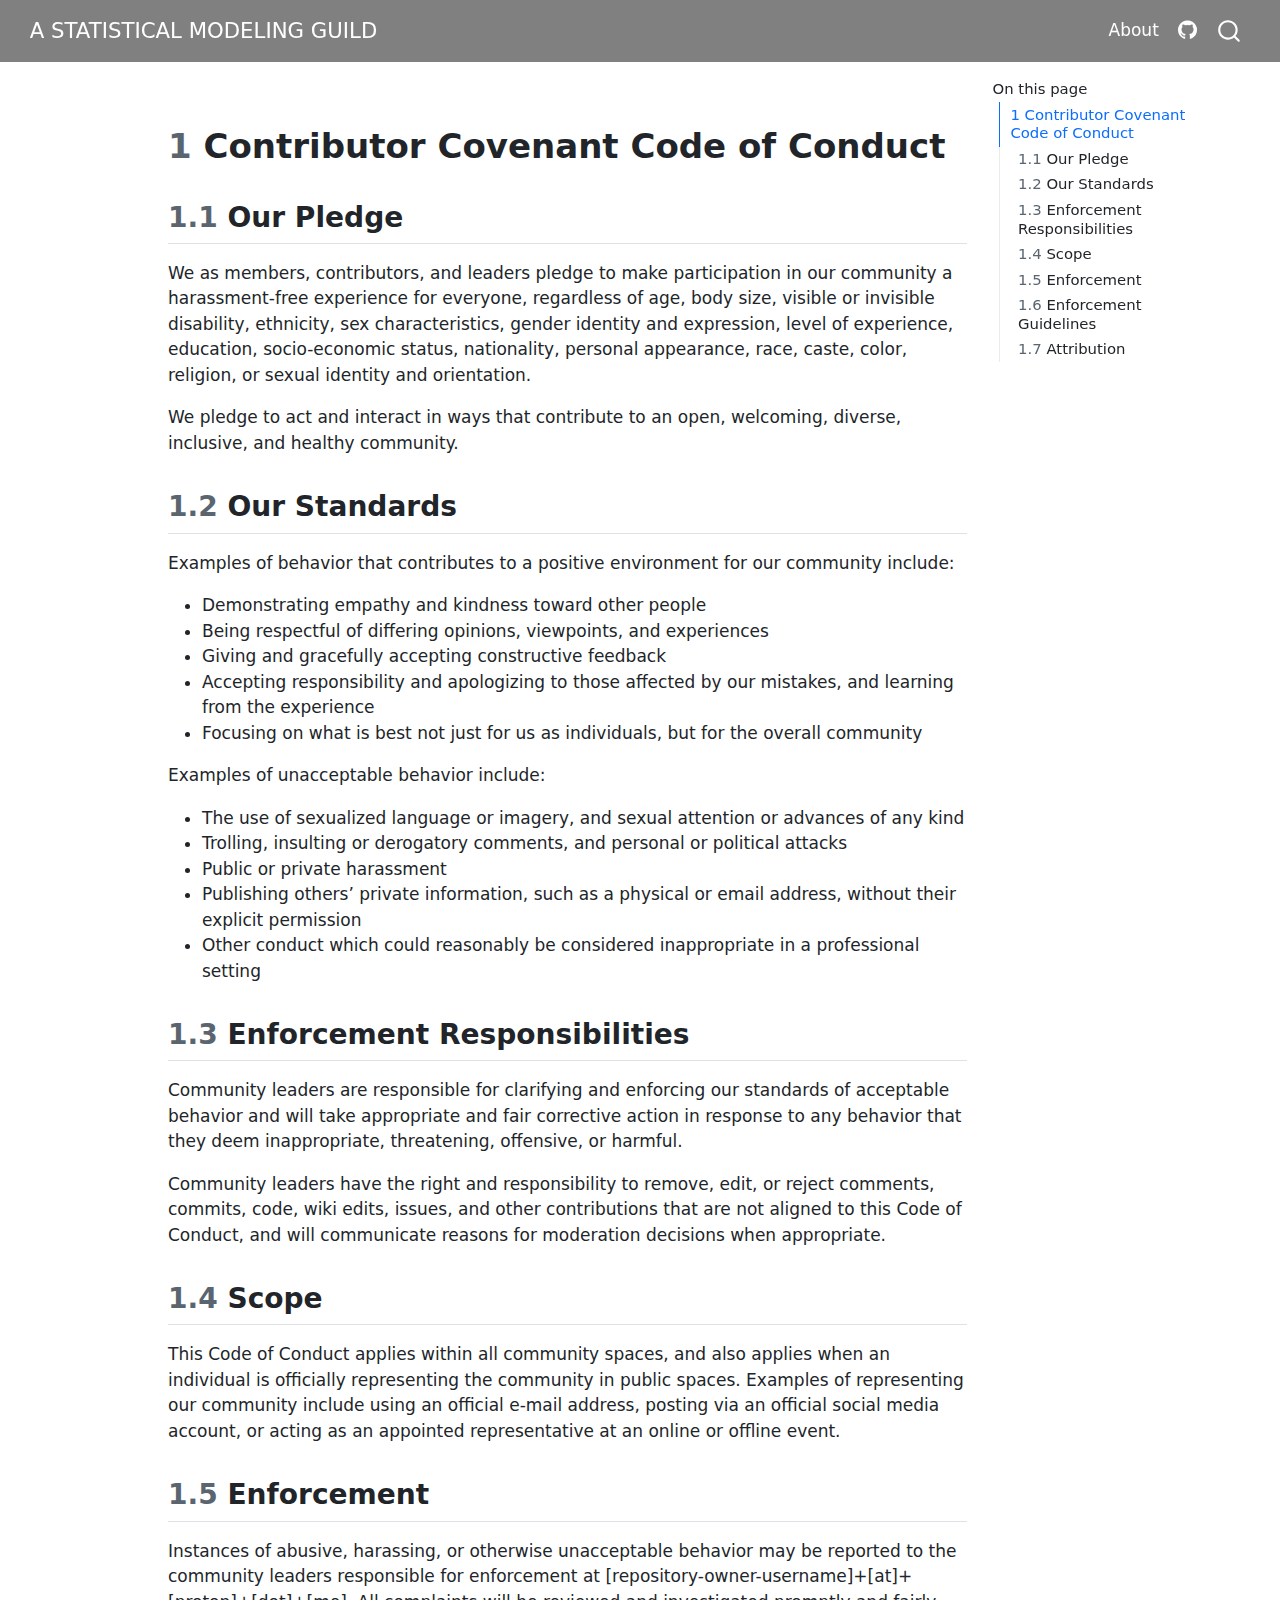
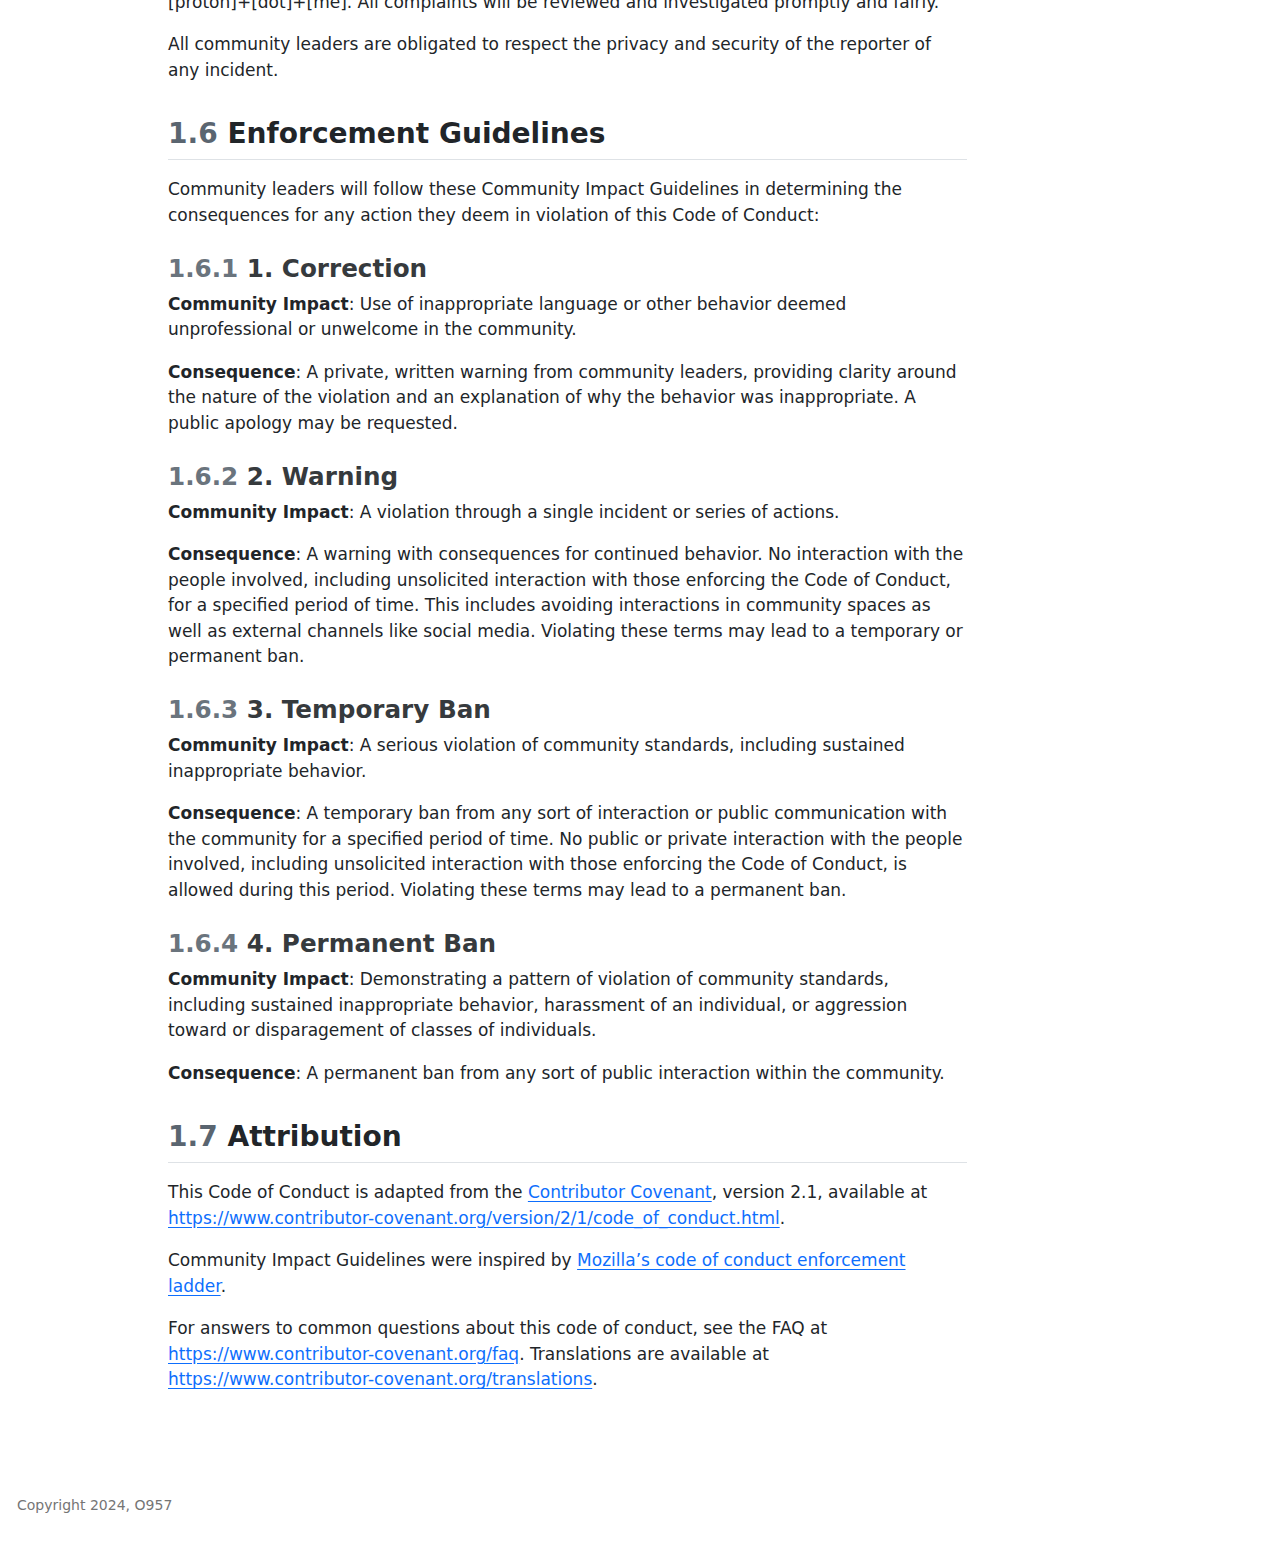
<file: CODE_OF_CONDUCT.html>
<!DOCTYPE html>
<html xmlns="http://www.w3.org/1999/xhtml" lang="en" xml:lang="en"><head>

<meta charset="utf-8">
<meta name="generator" content="quarto-1.8.26">

<meta name="viewport" content="width=device-width, initial-scale=1.0, user-scalable=yes">


<title>code_of_conduct – A STATISTICAL MODELING GUILD</title>
<style>
code{white-space: pre-wrap;}
span.smallcaps{font-variant: small-caps;}
div.columns{display: flex; gap: min(4vw, 1.5em);}
div.column{flex: auto; overflow-x: auto;}
div.hanging-indent{margin-left: 1.5em; text-indent: -1.5em;}
ul.task-list{list-style: none;}
ul.task-list li input[type="checkbox"] {
  width: 0.8em;
  margin: 0 0.8em 0.2em -1em; /* quarto-specific, see https://github.com/quarto-dev/quarto-cli/issues/4556 */ 
  vertical-align: middle;
}
</style>


<script src="site_libs/quarto-nav/quarto-nav.js"></script>
<script src="site_libs/quarto-nav/headroom.min.js"></script>
<script src="site_libs/clipboard/clipboard.min.js"></script>
<script src="site_libs/quarto-search/autocomplete.umd.js"></script>
<script src="site_libs/quarto-search/fuse.min.js"></script>
<script src="site_libs/quarto-search/quarto-search.js"></script>
<meta name="quarto:offset" content="./">
<link href="./icon.jpg" rel="icon" type="image/jpeg">
<script src="site_libs/quarto-html/quarto.js" type="module"></script>
<script src="site_libs/quarto-html/tabsets/tabsets.js" type="module"></script>
<script src="site_libs/quarto-html/axe/axe-check.js" type="module"></script>
<script src="site_libs/quarto-html/popper.min.js"></script>
<script src="site_libs/quarto-html/tippy.umd.min.js"></script>
<script src="site_libs/quarto-html/anchor.min.js"></script>
<link href="site_libs/quarto-html/tippy.css" rel="stylesheet">
<link href="site_libs/quarto-html/quarto-syntax-highlighting-587c61ba64f3a5504c4d52d930310e48.css" rel="stylesheet" id="quarto-text-highlighting-styles">
<script src="site_libs/bootstrap/bootstrap.min.js"></script>
<link href="site_libs/bootstrap/bootstrap-icons.css" rel="stylesheet">
<link href="site_libs/bootstrap/bootstrap-1df595aef21d6855306221acafa31604.min.css" rel="stylesheet" append-hash="true" id="quarto-bootstrap" data-mode="light">
<script id="quarto-search-options" type="application/json">{
  "location": "navbar",
  "copy-button": false,
  "collapse-after": 3,
  "panel-placement": "end",
  "type": "overlay",
  "limit": 50,
  "keyboard-shortcut": [
    "f",
    "/",
    "s"
  ],
  "language": {
    "search-no-results-text": "No results",
    "search-matching-documents-text": "matching documents",
    "search-copy-link-title": "Copy link to search",
    "search-hide-matches-text": "Hide additional matches",
    "search-more-match-text": "more match in this document",
    "search-more-matches-text": "more matches in this document",
    "search-clear-button-title": "Clear",
    "search-text-placeholder": "",
    "search-detached-cancel-button-title": "Cancel",
    "search-submit-button-title": "Submit",
    "search-label": "Search"
  }
}</script>


<link rel="stylesheet" href="styles.css">
</head>

<body class="nav-fixed quarto-light">

<div id="quarto-search-results"></div>
  <header id="quarto-header" class="headroom fixed-top">
    <nav class="navbar navbar-expand-lg " data-bs-theme="dark">
      <div class="navbar-container container-fluid">
      <div class="navbar-brand-container mx-auto">
    <a class="navbar-brand" href="./index.html">
    <span class="navbar-title">A STATISTICAL MODELING GUILD</span>
    </a>
  </div>
            <div id="quarto-search" class="" title="Search"></div>
          <button class="navbar-toggler" type="button" data-bs-toggle="collapse" data-bs-target="#navbarCollapse" aria-controls="navbarCollapse" role="menu" aria-expanded="false" aria-label="Toggle navigation" onclick="if (window.quartoToggleHeadroom) { window.quartoToggleHeadroom(); }">
  <span class="navbar-toggler-icon"></span>
</button>
          <div class="collapse navbar-collapse" id="navbarCollapse">
            <ul class="navbar-nav navbar-nav-scroll ms-auto">
  <li class="nav-item">
    <a class="nav-link" href="./about.html"> 
<span class="menu-text">About</span></a>
  </li>  
  <li class="nav-item compact">
    <a class="nav-link" href="https://github.com/O957"> <i class="bi bi-github" role="img">
</i> 
<span class="menu-text"></span></a>
  </li>  
</ul>
          </div> <!-- /navcollapse -->
            <div class="quarto-navbar-tools">
</div>
      </div> <!-- /container-fluid -->
    </nav>
</header>
<!-- content -->
<div id="quarto-content" class="quarto-container page-columns page-rows-contents page-layout-article page-navbar">
<!-- sidebar -->
<!-- margin-sidebar -->
    <div id="quarto-margin-sidebar" class="sidebar margin-sidebar">
        <nav id="TOC" role="doc-toc" class="toc-active">
    <h2 id="toc-title">On this page</h2>
   
  <ul>
  <li><a href="#contributor-covenant-code-of-conduct" id="toc-contributor-covenant-code-of-conduct" class="nav-link active" data-scroll-target="#contributor-covenant-code-of-conduct"><span class="header-section-number">1</span> Contributor Covenant Code of Conduct</a>
  <ul class="collapse">
  <li><a href="#our-pledge" id="toc-our-pledge" class="nav-link" data-scroll-target="#our-pledge"><span class="header-section-number">1.1</span> Our Pledge</a></li>
  <li><a href="#our-standards" id="toc-our-standards" class="nav-link" data-scroll-target="#our-standards"><span class="header-section-number">1.2</span> Our Standards</a></li>
  <li><a href="#enforcement-responsibilities" id="toc-enforcement-responsibilities" class="nav-link" data-scroll-target="#enforcement-responsibilities"><span class="header-section-number">1.3</span> Enforcement Responsibilities</a></li>
  <li><a href="#scope" id="toc-scope" class="nav-link" data-scroll-target="#scope"><span class="header-section-number">1.4</span> Scope</a></li>
  <li><a href="#enforcement" id="toc-enforcement" class="nav-link" data-scroll-target="#enforcement"><span class="header-section-number">1.5</span> Enforcement</a></li>
  <li><a href="#enforcement-guidelines" id="toc-enforcement-guidelines" class="nav-link" data-scroll-target="#enforcement-guidelines"><span class="header-section-number">1.6</span> Enforcement Guidelines</a>
  <ul class="collapse">
  <li><a href="#correction" id="toc-correction" class="nav-link" data-scroll-target="#correction"><span class="header-section-number">1.6.1</span> 1. Correction</a></li>
  <li><a href="#warning" id="toc-warning" class="nav-link" data-scroll-target="#warning"><span class="header-section-number">1.6.2</span> 2. Warning</a></li>
  <li><a href="#temporary-ban" id="toc-temporary-ban" class="nav-link" data-scroll-target="#temporary-ban"><span class="header-section-number">1.6.3</span> 3. Temporary Ban</a></li>
  <li><a href="#permanent-ban" id="toc-permanent-ban" class="nav-link" data-scroll-target="#permanent-ban"><span class="header-section-number">1.6.4</span> 4. Permanent Ban</a></li>
  </ul></li>
  <li><a href="#attribution" id="toc-attribution" class="nav-link" data-scroll-target="#attribution"><span class="header-section-number">1.7</span> Attribution</a></li>
  </ul></li>
  </ul>
</nav>
    </div>
<!-- main -->
<main class="content" id="quarto-document-content"><header id="title-block-header" class="quarto-title-block"></header>




<section id="contributor-covenant-code-of-conduct" class="level1" data-number="1">
<h1 data-number="1"><span class="header-section-number">1</span> Contributor Covenant Code of Conduct</h1>
<section id="our-pledge" class="level2" data-number="1.1">
<h2 data-number="1.1" class="anchored" data-anchor-id="our-pledge"><span class="header-section-number">1.1</span> Our Pledge</h2>
<p>We as members, contributors, and leaders pledge to make participation in our community a harassment-free experience for everyone, regardless of age, body size, visible or invisible disability, ethnicity, sex characteristics, gender identity and expression, level of experience, education, socio-economic status, nationality, personal appearance, race, caste, color, religion, or sexual identity and orientation.</p>
<p>We pledge to act and interact in ways that contribute to an open, welcoming, diverse, inclusive, and healthy community.</p>
</section>
<section id="our-standards" class="level2" data-number="1.2">
<h2 data-number="1.2" class="anchored" data-anchor-id="our-standards"><span class="header-section-number">1.2</span> Our Standards</h2>
<p>Examples of behavior that contributes to a positive environment for our community include:</p>
<ul>
<li>Demonstrating empathy and kindness toward other people</li>
<li>Being respectful of differing opinions, viewpoints, and experiences</li>
<li>Giving and gracefully accepting constructive feedback</li>
<li>Accepting responsibility and apologizing to those affected by our mistakes, and learning from the experience</li>
<li>Focusing on what is best not just for us as individuals, but for the overall community</li>
</ul>
<p>Examples of unacceptable behavior include:</p>
<ul>
<li>The use of sexualized language or imagery, and sexual attention or advances of any kind</li>
<li>Trolling, insulting or derogatory comments, and personal or political attacks</li>
<li>Public or private harassment</li>
<li>Publishing others’ private information, such as a physical or email address, without their explicit permission</li>
<li>Other conduct which could reasonably be considered inappropriate in a professional setting</li>
</ul>
</section>
<section id="enforcement-responsibilities" class="level2" data-number="1.3">
<h2 data-number="1.3" class="anchored" data-anchor-id="enforcement-responsibilities"><span class="header-section-number">1.3</span> Enforcement Responsibilities</h2>
<p>Community leaders are responsible for clarifying and enforcing our standards of acceptable behavior and will take appropriate and fair corrective action in response to any behavior that they deem inappropriate, threatening, offensive, or harmful.</p>
<p>Community leaders have the right and responsibility to remove, edit, or reject comments, commits, code, wiki edits, issues, and other contributions that are not aligned to this Code of Conduct, and will communicate reasons for moderation decisions when appropriate.</p>
</section>
<section id="scope" class="level2" data-number="1.4">
<h2 data-number="1.4" class="anchored" data-anchor-id="scope"><span class="header-section-number">1.4</span> Scope</h2>
<p>This Code of Conduct applies within all community spaces, and also applies when an individual is officially representing the community in public spaces. Examples of representing our community include using an official e-mail address, posting via an official social media account, or acting as an appointed representative at an online or offline event.</p>
</section>
<section id="enforcement" class="level2" data-number="1.5">
<h2 data-number="1.5" class="anchored" data-anchor-id="enforcement"><span class="header-section-number">1.5</span> Enforcement</h2>
<p>Instances of abusive, harassing, or otherwise unacceptable behavior may be reported to the community leaders responsible for enforcement at [repository-owner-username]+[at]+[proton]+[dot]+[me]. All complaints will be reviewed and investigated promptly and fairly.</p>
<p>All community leaders are obligated to respect the privacy and security of the reporter of any incident.</p>
</section>
<section id="enforcement-guidelines" class="level2" data-number="1.6">
<h2 data-number="1.6" class="anchored" data-anchor-id="enforcement-guidelines"><span class="header-section-number">1.6</span> Enforcement Guidelines</h2>
<p>Community leaders will follow these Community Impact Guidelines in determining the consequences for any action they deem in violation of this Code of Conduct:</p>
<section id="correction" class="level3" data-number="1.6.1">
<h3 data-number="1.6.1" class="anchored" data-anchor-id="correction"><span class="header-section-number">1.6.1</span> 1. Correction</h3>
<p><strong>Community Impact</strong>: Use of inappropriate language or other behavior deemed unprofessional or unwelcome in the community.</p>
<p><strong>Consequence</strong>: A private, written warning from community leaders, providing clarity around the nature of the violation and an explanation of why the behavior was inappropriate. A public apology may be requested.</p>
</section>
<section id="warning" class="level3" data-number="1.6.2">
<h3 data-number="1.6.2" class="anchored" data-anchor-id="warning"><span class="header-section-number">1.6.2</span> 2. Warning</h3>
<p><strong>Community Impact</strong>: A violation through a single incident or series of actions.</p>
<p><strong>Consequence</strong>: A warning with consequences for continued behavior. No interaction with the people involved, including unsolicited interaction with those enforcing the Code of Conduct, for a specified period of time. This includes avoiding interactions in community spaces as well as external channels like social media. Violating these terms may lead to a temporary or permanent ban.</p>
</section>
<section id="temporary-ban" class="level3" data-number="1.6.3">
<h3 data-number="1.6.3" class="anchored" data-anchor-id="temporary-ban"><span class="header-section-number">1.6.3</span> 3. Temporary Ban</h3>
<p><strong>Community Impact</strong>: A serious violation of community standards, including sustained inappropriate behavior.</p>
<p><strong>Consequence</strong>: A temporary ban from any sort of interaction or public communication with the community for a specified period of time. No public or private interaction with the people involved, including unsolicited interaction with those enforcing the Code of Conduct, is allowed during this period. Violating these terms may lead to a permanent ban.</p>
</section>
<section id="permanent-ban" class="level3" data-number="1.6.4">
<h3 data-number="1.6.4" class="anchored" data-anchor-id="permanent-ban"><span class="header-section-number">1.6.4</span> 4. Permanent Ban</h3>
<p><strong>Community Impact</strong>: Demonstrating a pattern of violation of community standards, including sustained inappropriate behavior, harassment of an individual, or aggression toward or disparagement of classes of individuals.</p>
<p><strong>Consequence</strong>: A permanent ban from any sort of public interaction within the community.</p>
</section>
</section>
<section id="attribution" class="level2" data-number="1.7">
<h2 data-number="1.7" class="anchored" data-anchor-id="attribution"><span class="header-section-number">1.7</span> Attribution</h2>
<p>This Code of Conduct is adapted from the <a href="https://www.contributor-covenant.org">Contributor Covenant</a>, version 2.1, available at <a href="https://www.contributor-covenant.org/version/2/1/code_of_conduct.html" class="uri">https://www.contributor-covenant.org/version/2/1/code_of_conduct.html</a>.</p>
<p>Community Impact Guidelines were inspired by <a href="https://github.com/mozilla/diversity">Mozilla’s code of conduct enforcement ladder</a>.</p>
<p>For answers to common questions about this code of conduct, see the FAQ at <a href="https://www.contributor-covenant.org/faq" class="uri">https://www.contributor-covenant.org/faq</a>. Translations are available at <a href="https://www.contributor-covenant.org/translations" class="uri">https://www.contributor-covenant.org/translations</a>.</p>


</section>
</section>

</main> <!-- /main -->
<script id="quarto-html-after-body" type="application/javascript">
  window.document.addEventListener("DOMContentLoaded", function (event) {
    const icon = "";
    const anchorJS = new window.AnchorJS();
    anchorJS.options = {
      placement: 'right',
      icon: icon
    };
    anchorJS.add('.anchored');
    const isCodeAnnotation = (el) => {
      for (const clz of el.classList) {
        if (clz.startsWith('code-annotation-')) {                     
          return true;
        }
      }
      return false;
    }
    const onCopySuccess = function(e) {
      // button target
      const button = e.trigger;
      // don't keep focus
      button.blur();
      // flash "checked"
      button.classList.add('code-copy-button-checked');
      var currentTitle = button.getAttribute("title");
      button.setAttribute("title", "Copied!");
      let tooltip;
      if (window.bootstrap) {
        button.setAttribute("data-bs-toggle", "tooltip");
        button.setAttribute("data-bs-placement", "left");
        button.setAttribute("data-bs-title", "Copied!");
        tooltip = new bootstrap.Tooltip(button, 
          { trigger: "manual", 
            customClass: "code-copy-button-tooltip",
            offset: [0, -8]});
        tooltip.show();    
      }
      setTimeout(function() {
        if (tooltip) {
          tooltip.hide();
          button.removeAttribute("data-bs-title");
          button.removeAttribute("data-bs-toggle");
          button.removeAttribute("data-bs-placement");
        }
        button.setAttribute("title", currentTitle);
        button.classList.remove('code-copy-button-checked');
      }, 1000);
      // clear code selection
      e.clearSelection();
    }
    const getTextToCopy = function(trigger) {
      const outerScaffold = trigger.parentElement.cloneNode(true);
      const codeEl = outerScaffold.querySelector('code');
      for (const childEl of codeEl.children) {
        if (isCodeAnnotation(childEl)) {
          childEl.remove();
        }
      }
      return codeEl.innerText;
    }
    const clipboard = new window.ClipboardJS('.code-copy-button:not([data-in-quarto-modal])', {
      text: getTextToCopy
    });
    clipboard.on('success', onCopySuccess);
    if (window.document.getElementById('quarto-embedded-source-code-modal')) {
      const clipboardModal = new window.ClipboardJS('.code-copy-button[data-in-quarto-modal]', {
        text: getTextToCopy,
        container: window.document.getElementById('quarto-embedded-source-code-modal')
      });
      clipboardModal.on('success', onCopySuccess);
    }
      var localhostRegex = new RegExp(/^(?:http|https):\/\/localhost\:?[0-9]*\//);
      var mailtoRegex = new RegExp(/^mailto:/);
        var filterRegex = new RegExp("https:\/\/O957\.github\.io\/Aggregated-Model-Descriptions\/");
      var isInternal = (href) => {
          return filterRegex.test(href) || localhostRegex.test(href) || mailtoRegex.test(href);
      }
      // Inspect non-navigation links and adorn them if external
     var links = window.document.querySelectorAll('a[href]:not(.nav-link):not(.navbar-brand):not(.toc-action):not(.sidebar-link):not(.sidebar-item-toggle):not(.pagination-link):not(.no-external):not([aria-hidden]):not(.dropdown-item):not(.quarto-navigation-tool):not(.about-link)');
      for (var i=0; i<links.length; i++) {
        const link = links[i];
        if (!isInternal(link.href)) {
          // undo the damage that might have been done by quarto-nav.js in the case of
          // links that we want to consider external
          if (link.dataset.originalHref !== undefined) {
            link.href = link.dataset.originalHref;
          }
        }
      }
    function tippyHover(el, contentFn, onTriggerFn, onUntriggerFn) {
      const config = {
        allowHTML: true,
        maxWidth: 500,
        delay: 100,
        arrow: false,
        appendTo: function(el) {
            return el.parentElement;
        },
        interactive: true,
        interactiveBorder: 10,
        theme: 'quarto',
        placement: 'bottom-start',
      };
      if (contentFn) {
        config.content = contentFn;
      }
      if (onTriggerFn) {
        config.onTrigger = onTriggerFn;
      }
      if (onUntriggerFn) {
        config.onUntrigger = onUntriggerFn;
      }
      window.tippy(el, config); 
    }
    const noterefs = window.document.querySelectorAll('a[role="doc-noteref"]');
    for (var i=0; i<noterefs.length; i++) {
      const ref = noterefs[i];
      tippyHover(ref, function() {
        // use id or data attribute instead here
        let href = ref.getAttribute('data-footnote-href') || ref.getAttribute('href');
        try { href = new URL(href).hash; } catch {}
        const id = href.replace(/^#\/?/, "");
        const note = window.document.getElementById(id);
        if (note) {
          return note.innerHTML;
        } else {
          return "";
        }
      });
    }
    const xrefs = window.document.querySelectorAll('a.quarto-xref');
    const processXRef = (id, note) => {
      // Strip column container classes
      const stripColumnClz = (el) => {
        el.classList.remove("page-full", "page-columns");
        if (el.children) {
          for (const child of el.children) {
            stripColumnClz(child);
          }
        }
      }
      stripColumnClz(note)
      if (id === null || id.startsWith('sec-')) {
        // Special case sections, only their first couple elements
        const container = document.createElement("div");
        if (note.children && note.children.length > 2) {
          container.appendChild(note.children[0].cloneNode(true));
          for (let i = 1; i < note.children.length; i++) {
            const child = note.children[i];
            if (child.tagName === "P" && child.innerText === "") {
              continue;
            } else {
              container.appendChild(child.cloneNode(true));
              break;
            }
          }
          if (window.Quarto?.typesetMath) {
            window.Quarto.typesetMath(container);
          }
          return container.innerHTML
        } else {
          if (window.Quarto?.typesetMath) {
            window.Quarto.typesetMath(note);
          }
          return note.innerHTML;
        }
      } else {
        // Remove any anchor links if they are present
        const anchorLink = note.querySelector('a.anchorjs-link');
        if (anchorLink) {
          anchorLink.remove();
        }
        if (window.Quarto?.typesetMath) {
          window.Quarto.typesetMath(note);
        }
        if (note.classList.contains("callout")) {
          return note.outerHTML;
        } else {
          return note.innerHTML;
        }
      }
    }
    for (var i=0; i<xrefs.length; i++) {
      const xref = xrefs[i];
      tippyHover(xref, undefined, function(instance) {
        instance.disable();
        let url = xref.getAttribute('href');
        let hash = undefined; 
        if (url.startsWith('#')) {
          hash = url;
        } else {
          try { hash = new URL(url).hash; } catch {}
        }
        if (hash) {
          const id = hash.replace(/^#\/?/, "");
          const note = window.document.getElementById(id);
          if (note !== null) {
            try {
              const html = processXRef(id, note.cloneNode(true));
              instance.setContent(html);
            } finally {
              instance.enable();
              instance.show();
            }
          } else {
            // See if we can fetch this
            fetch(url.split('#')[0])
            .then(res => res.text())
            .then(html => {
              const parser = new DOMParser();
              const htmlDoc = parser.parseFromString(html, "text/html");
              const note = htmlDoc.getElementById(id);
              if (note !== null) {
                const html = processXRef(id, note);
                instance.setContent(html);
              } 
            }).finally(() => {
              instance.enable();
              instance.show();
            });
          }
        } else {
          // See if we can fetch a full url (with no hash to target)
          // This is a special case and we should probably do some content thinning / targeting
          fetch(url)
          .then(res => res.text())
          .then(html => {
            const parser = new DOMParser();
            const htmlDoc = parser.parseFromString(html, "text/html");
            const note = htmlDoc.querySelector('main.content');
            if (note !== null) {
              // This should only happen for chapter cross references
              // (since there is no id in the URL)
              // remove the first header
              if (note.children.length > 0 && note.children[0].tagName === "HEADER") {
                note.children[0].remove();
              }
              const html = processXRef(null, note);
              instance.setContent(html);
            } 
          }).finally(() => {
            instance.enable();
            instance.show();
          });
        }
      }, function(instance) {
      });
    }
        let selectedAnnoteEl;
        const selectorForAnnotation = ( cell, annotation) => {
          let cellAttr = 'data-code-cell="' + cell + '"';
          let lineAttr = 'data-code-annotation="' +  annotation + '"';
          const selector = 'span[' + cellAttr + '][' + lineAttr + ']';
          return selector;
        }
        const selectCodeLines = (annoteEl) => {
          const doc = window.document;
          const targetCell = annoteEl.getAttribute("data-target-cell");
          const targetAnnotation = annoteEl.getAttribute("data-target-annotation");
          const annoteSpan = window.document.querySelector(selectorForAnnotation(targetCell, targetAnnotation));
          const lines = annoteSpan.getAttribute("data-code-lines").split(",");
          const lineIds = lines.map((line) => {
            return targetCell + "-" + line;
          })
          let top = null;
          let height = null;
          let parent = null;
          if (lineIds.length > 0) {
              //compute the position of the single el (top and bottom and make a div)
              const el = window.document.getElementById(lineIds[0]);
              top = el.offsetTop;
              height = el.offsetHeight;
              parent = el.parentElement.parentElement;
            if (lineIds.length > 1) {
              const lastEl = window.document.getElementById(lineIds[lineIds.length - 1]);
              const bottom = lastEl.offsetTop + lastEl.offsetHeight;
              height = bottom - top;
            }
            if (top !== null && height !== null && parent !== null) {
              // cook up a div (if necessary) and position it 
              let div = window.document.getElementById("code-annotation-line-highlight");
              if (div === null) {
                div = window.document.createElement("div");
                div.setAttribute("id", "code-annotation-line-highlight");
                div.style.position = 'absolute';
                parent.appendChild(div);
              }
              div.style.top = top - 2 + "px";
              div.style.height = height + 4 + "px";
              div.style.left = 0;
              let gutterDiv = window.document.getElementById("code-annotation-line-highlight-gutter");
              if (gutterDiv === null) {
                gutterDiv = window.document.createElement("div");
                gutterDiv.setAttribute("id", "code-annotation-line-highlight-gutter");
                gutterDiv.style.position = 'absolute';
                const codeCell = window.document.getElementById(targetCell);
                const gutter = codeCell.querySelector('.code-annotation-gutter');
                gutter.appendChild(gutterDiv);
              }
              gutterDiv.style.top = top - 2 + "px";
              gutterDiv.style.height = height + 4 + "px";
            }
            selectedAnnoteEl = annoteEl;
          }
        };
        const unselectCodeLines = () => {
          const elementsIds = ["code-annotation-line-highlight", "code-annotation-line-highlight-gutter"];
          elementsIds.forEach((elId) => {
            const div = window.document.getElementById(elId);
            if (div) {
              div.remove();
            }
          });
          selectedAnnoteEl = undefined;
        };
          // Handle positioning of the toggle
      window.addEventListener(
        "resize",
        throttle(() => {
          elRect = undefined;
          if (selectedAnnoteEl) {
            selectCodeLines(selectedAnnoteEl);
          }
        }, 10)
      );
      function throttle(fn, ms) {
      let throttle = false;
      let timer;
        return (...args) => {
          if(!throttle) { // first call gets through
              fn.apply(this, args);
              throttle = true;
          } else { // all the others get throttled
              if(timer) clearTimeout(timer); // cancel #2
              timer = setTimeout(() => {
                fn.apply(this, args);
                timer = throttle = false;
              }, ms);
          }
        };
      }
        // Attach click handler to the DT
        const annoteDls = window.document.querySelectorAll('dt[data-target-cell]');
        for (const annoteDlNode of annoteDls) {
          annoteDlNode.addEventListener('click', (event) => {
            const clickedEl = event.target;
            if (clickedEl !== selectedAnnoteEl) {
              unselectCodeLines();
              const activeEl = window.document.querySelector('dt[data-target-cell].code-annotation-active');
              if (activeEl) {
                activeEl.classList.remove('code-annotation-active');
              }
              selectCodeLines(clickedEl);
              clickedEl.classList.add('code-annotation-active');
            } else {
              // Unselect the line
              unselectCodeLines();
              clickedEl.classList.remove('code-annotation-active');
            }
          });
        }
    const findCites = (el) => {
      const parentEl = el.parentElement;
      if (parentEl) {
        const cites = parentEl.dataset.cites;
        if (cites) {
          return {
            el,
            cites: cites.split(' ')
          };
        } else {
          return findCites(el.parentElement)
        }
      } else {
        return undefined;
      }
    };
    var bibliorefs = window.document.querySelectorAll('a[role="doc-biblioref"]');
    for (var i=0; i<bibliorefs.length; i++) {
      const ref = bibliorefs[i];
      const citeInfo = findCites(ref);
      if (citeInfo) {
        tippyHover(citeInfo.el, function() {
          var popup = window.document.createElement('div');
          citeInfo.cites.forEach(function(cite) {
            var citeDiv = window.document.createElement('div');
            citeDiv.classList.add('hanging-indent');
            citeDiv.classList.add('csl-entry');
            var biblioDiv = window.document.getElementById('ref-' + cite);
            if (biblioDiv) {
              citeDiv.innerHTML = biblioDiv.innerHTML;
            }
            popup.appendChild(citeDiv);
          });
          return popup.innerHTML;
        });
      }
    }
  });
  </script>
</div> <!-- /content -->
<footer class="footer">
  <div class="nav-footer">
    <div class="nav-footer-left">
<p>Copyright 2024, O957</p>
</div>   
    <div class="nav-footer-center">
      &nbsp;
    </div>
    <div class="nav-footer-right">
      &nbsp;
    </div>
  </div>
</footer>




</body></html>
</file>
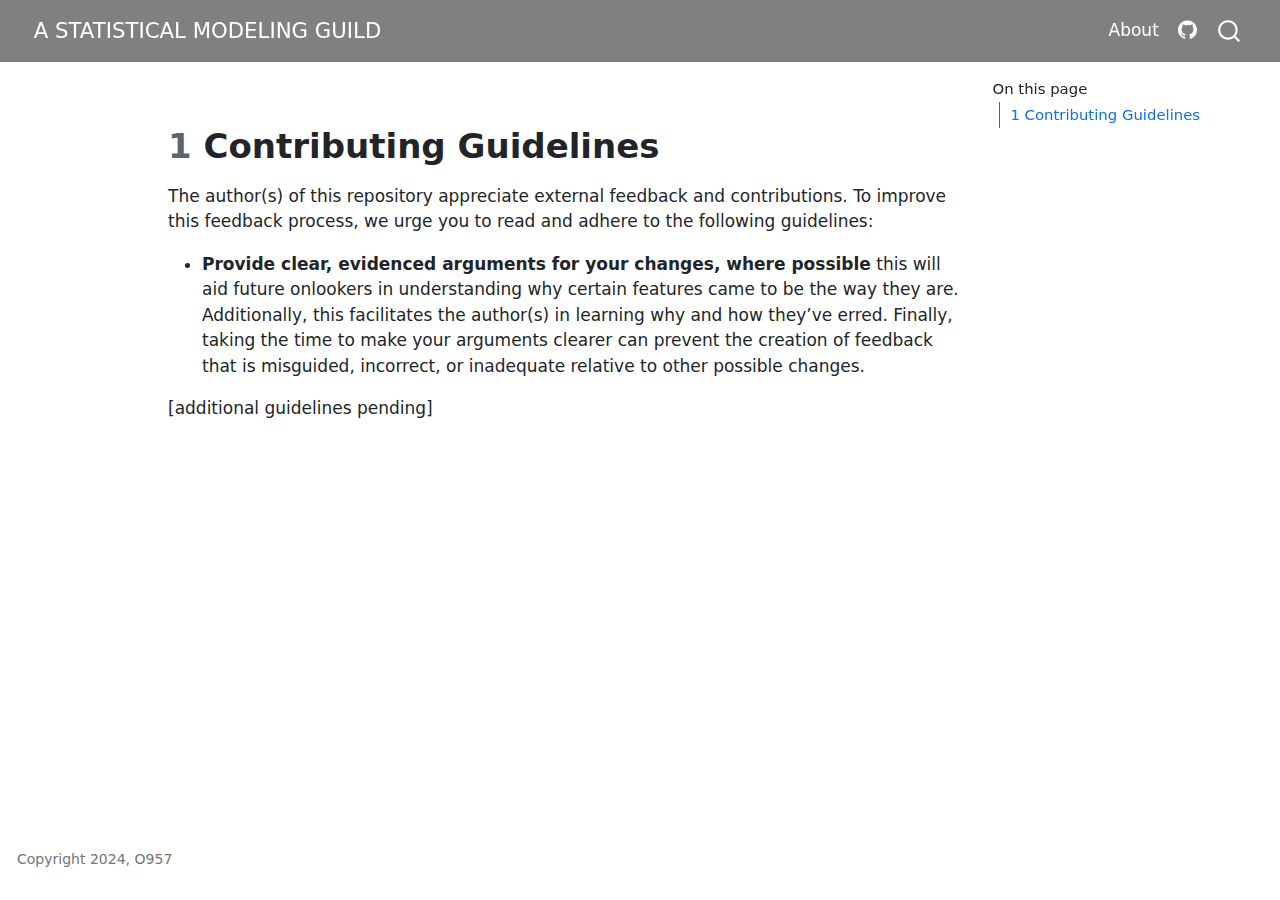
<file: CONTRIBUTING.html>
<!DOCTYPE html>
<html xmlns="http://www.w3.org/1999/xhtml" lang="en" xml:lang="en"><head>

<meta charset="utf-8">
<meta name="generator" content="quarto-1.8.25">

<meta name="viewport" content="width=device-width, initial-scale=1.0, user-scalable=yes">


<title>contributing – A STATISTICAL MODELING GUILD</title>
<style>
code{white-space: pre-wrap;}
span.smallcaps{font-variant: small-caps;}
div.columns{display: flex; gap: min(4vw, 1.5em);}
div.column{flex: auto; overflow-x: auto;}
div.hanging-indent{margin-left: 1.5em; text-indent: -1.5em;}
ul.task-list{list-style: none;}
ul.task-list li input[type="checkbox"] {
  width: 0.8em;
  margin: 0 0.8em 0.2em -1em; /* quarto-specific, see https://github.com/quarto-dev/quarto-cli/issues/4556 */ 
  vertical-align: middle;
}
</style>


<script src="site_libs/quarto-nav/quarto-nav.js"></script>
<script src="site_libs/quarto-nav/headroom.min.js"></script>
<script src="site_libs/clipboard/clipboard.min.js"></script>
<script src="site_libs/quarto-search/autocomplete.umd.js"></script>
<script src="site_libs/quarto-search/fuse.min.js"></script>
<script src="site_libs/quarto-search/quarto-search.js"></script>
<meta name="quarto:offset" content="./">
<link href="./icon.jpg" rel="icon" type="image/jpeg">
<script src="site_libs/quarto-html/quarto.js" type="module"></script>
<script src="site_libs/quarto-html/tabsets/tabsets.js" type="module"></script>
<script src="site_libs/quarto-html/axe/axe-check.js" type="module"></script>
<script src="site_libs/quarto-html/popper.min.js"></script>
<script src="site_libs/quarto-html/tippy.umd.min.js"></script>
<script src="site_libs/quarto-html/anchor.min.js"></script>
<link href="site_libs/quarto-html/tippy.css" rel="stylesheet">
<link href="site_libs/quarto-html/quarto-syntax-highlighting-7b89279ff1a6dce999919e0e67d4d9ec.css" rel="stylesheet" id="quarto-text-highlighting-styles">
<script src="site_libs/bootstrap/bootstrap.min.js"></script>
<link href="site_libs/bootstrap/bootstrap-icons.css" rel="stylesheet">
<link href="site_libs/bootstrap/bootstrap-1df595aef21d6855306221acafa31604.min.css" rel="stylesheet" append-hash="true" id="quarto-bootstrap" data-mode="light">
<script id="quarto-search-options" type="application/json">{
  "location": "navbar",
  "copy-button": false,
  "collapse-after": 3,
  "panel-placement": "end",
  "type": "overlay",
  "limit": 50,
  "keyboard-shortcut": [
    "f",
    "/",
    "s"
  ],
  "language": {
    "search-no-results-text": "No results",
    "search-matching-documents-text": "matching documents",
    "search-copy-link-title": "Copy link to search",
    "search-hide-matches-text": "Hide additional matches",
    "search-more-match-text": "more match in this document",
    "search-more-matches-text": "more matches in this document",
    "search-clear-button-title": "Clear",
    "search-text-placeholder": "",
    "search-detached-cancel-button-title": "Cancel",
    "search-submit-button-title": "Submit",
    "search-label": "Search"
  }
}</script>


<link rel="stylesheet" href="styles.css">
</head>

<body class="nav-fixed quarto-light">

<div id="quarto-search-results"></div>
  <header id="quarto-header" class="headroom fixed-top">
    <nav class="navbar navbar-expand-lg " data-bs-theme="dark">
      <div class="navbar-container container-fluid">
      <div class="navbar-brand-container mx-auto">
    <a href="./index.html" class="navbar-brand navbar-brand-logo">
    </a>
    <a class="navbar-brand" href="./index.html">
    <span class="navbar-title">A STATISTICAL MODELING GUILD</span>
    </a>
  </div>
            <div id="quarto-search" class="" title="Search"></div>
          <button class="navbar-toggler" type="button" data-bs-toggle="collapse" data-bs-target="#navbarCollapse" aria-controls="navbarCollapse" role="menu" aria-expanded="false" aria-label="Toggle navigation" onclick="if (window.quartoToggleHeadroom) { window.quartoToggleHeadroom(); }">
  <span class="navbar-toggler-icon"></span>
</button>
          <div class="collapse navbar-collapse" id="navbarCollapse">
            <ul class="navbar-nav navbar-nav-scroll ms-auto">
  <li class="nav-item">
    <a class="nav-link" href="./about.html"> 
<span class="menu-text">About</span></a>
  </li>  
  <li class="nav-item compact">
    <a class="nav-link" href="https://github.com/O957"> <i class="bi bi-github" role="img">
</i> 
<span class="menu-text"></span></a>
  </li>  
</ul>
          </div> <!-- /navcollapse -->
            <div class="quarto-navbar-tools">
</div>
      </div> <!-- /container-fluid -->
    </nav>
</header>
<!-- content -->
<div id="quarto-content" class="quarto-container page-columns page-rows-contents page-layout-article page-navbar">
<!-- sidebar -->
<!-- margin-sidebar -->
    <div id="quarto-margin-sidebar" class="sidebar margin-sidebar">
        <nav id="TOC" role="doc-toc" class="toc-active">
    <h2 id="toc-title">On this page</h2>
   
  <ul>
  <li><a href="#contributing-guidelines" id="toc-contributing-guidelines" class="nav-link active" data-scroll-target="#contributing-guidelines"><span class="header-section-number">1</span> Contributing Guidelines</a></li>
  </ul>
</nav>
    </div>
<!-- main -->
<main class="content" id="quarto-document-content"><header id="title-block-header" class="quarto-title-block"></header>




<section id="contributing-guidelines" class="level1" data-number="1">
<h1 data-number="1"><span class="header-section-number">1</span> Contributing Guidelines</h1>
<p>The author(s) of this repository appreciate external feedback and contributions. To improve this feedback process, we urge you to read and adhere to the following guidelines:</p>
<ul>
<li><strong>Provide clear, evidenced arguments for your changes, where possible</strong> this will aid future onlookers in understanding why certain features came to be the way they are. Additionally, this facilitates the author(s) in learning why and how they’ve erred. Finally, taking the time to make your arguments clearer can prevent the creation of feedback that is misguided, incorrect, or inadequate relative to other possible changes.</li>
</ul>
<p>[additional guidelines pending]</p>


</section>

</main> <!-- /main -->
<script id="quarto-html-after-body" type="application/javascript">
  window.document.addEventListener("DOMContentLoaded", function (event) {
    const icon = "";
    const anchorJS = new window.AnchorJS();
    anchorJS.options = {
      placement: 'right',
      icon: icon
    };
    anchorJS.add('.anchored');
    const isCodeAnnotation = (el) => {
      for (const clz of el.classList) {
        if (clz.startsWith('code-annotation-')) {                     
          return true;
        }
      }
      return false;
    }
    const onCopySuccess = function(e) {
      // button target
      const button = e.trigger;
      // don't keep focus
      button.blur();
      // flash "checked"
      button.classList.add('code-copy-button-checked');
      var currentTitle = button.getAttribute("title");
      button.setAttribute("title", "Copied!");
      let tooltip;
      if (window.bootstrap) {
        button.setAttribute("data-bs-toggle", "tooltip");
        button.setAttribute("data-bs-placement", "left");
        button.setAttribute("data-bs-title", "Copied!");
        tooltip = new bootstrap.Tooltip(button, 
          { trigger: "manual", 
            customClass: "code-copy-button-tooltip",
            offset: [0, -8]});
        tooltip.show();    
      }
      setTimeout(function() {
        if (tooltip) {
          tooltip.hide();
          button.removeAttribute("data-bs-title");
          button.removeAttribute("data-bs-toggle");
          button.removeAttribute("data-bs-placement");
        }
        button.setAttribute("title", currentTitle);
        button.classList.remove('code-copy-button-checked');
      }, 1000);
      // clear code selection
      e.clearSelection();
    }
    const getTextToCopy = function(trigger) {
      const outerScaffold = trigger.parentElement.cloneNode(true);
      const codeEl = outerScaffold.querySelector('code');
      for (const childEl of codeEl.children) {
        if (isCodeAnnotation(childEl)) {
          childEl.remove();
        }
      }
      return codeEl.innerText;
    }
    const clipboard = new window.ClipboardJS('.code-copy-button:not([data-in-quarto-modal])', {
      text: getTextToCopy
    });
    clipboard.on('success', onCopySuccess);
    if (window.document.getElementById('quarto-embedded-source-code-modal')) {
      const clipboardModal = new window.ClipboardJS('.code-copy-button[data-in-quarto-modal]', {
        text: getTextToCopy,
        container: window.document.getElementById('quarto-embedded-source-code-modal')
      });
      clipboardModal.on('success', onCopySuccess);
    }
      var localhostRegex = new RegExp(/^(?:http|https):\/\/localhost\:?[0-9]*\//);
      var mailtoRegex = new RegExp(/^mailto:/);
        var filterRegex = new RegExp("https:\/\/O957\.github\.io\/Aggregated-Model-Descriptions\/");
      var isInternal = (href) => {
          return filterRegex.test(href) || localhostRegex.test(href) || mailtoRegex.test(href);
      }
      // Inspect non-navigation links and adorn them if external
     var links = window.document.querySelectorAll('a[href]:not(.nav-link):not(.navbar-brand):not(.toc-action):not(.sidebar-link):not(.sidebar-item-toggle):not(.pagination-link):not(.no-external):not([aria-hidden]):not(.dropdown-item):not(.quarto-navigation-tool):not(.about-link)');
      for (var i=0; i<links.length; i++) {
        const link = links[i];
        if (!isInternal(link.href)) {
          // undo the damage that might have been done by quarto-nav.js in the case of
          // links that we want to consider external
          if (link.dataset.originalHref !== undefined) {
            link.href = link.dataset.originalHref;
          }
        }
      }
    function tippyHover(el, contentFn, onTriggerFn, onUntriggerFn) {
      const config = {
        allowHTML: true,
        maxWidth: 500,
        delay: 100,
        arrow: false,
        appendTo: function(el) {
            return el.parentElement;
        },
        interactive: true,
        interactiveBorder: 10,
        theme: 'quarto',
        placement: 'bottom-start',
      };
      if (contentFn) {
        config.content = contentFn;
      }
      if (onTriggerFn) {
        config.onTrigger = onTriggerFn;
      }
      if (onUntriggerFn) {
        config.onUntrigger = onUntriggerFn;
      }
      window.tippy(el, config); 
    }
    const noterefs = window.document.querySelectorAll('a[role="doc-noteref"]');
    for (var i=0; i<noterefs.length; i++) {
      const ref = noterefs[i];
      tippyHover(ref, function() {
        // use id or data attribute instead here
        let href = ref.getAttribute('data-footnote-href') || ref.getAttribute('href');
        try { href = new URL(href).hash; } catch {}
        const id = href.replace(/^#\/?/, "");
        const note = window.document.getElementById(id);
        if (note) {
          return note.innerHTML;
        } else {
          return "";
        }
      });
    }
    const xrefs = window.document.querySelectorAll('a.quarto-xref');
    const processXRef = (id, note) => {
      // Strip column container classes
      const stripColumnClz = (el) => {
        el.classList.remove("page-full", "page-columns");
        if (el.children) {
          for (const child of el.children) {
            stripColumnClz(child);
          }
        }
      }
      stripColumnClz(note)
      if (id === null || id.startsWith('sec-')) {
        // Special case sections, only their first couple elements
        const container = document.createElement("div");
        if (note.children && note.children.length > 2) {
          container.appendChild(note.children[0].cloneNode(true));
          for (let i = 1; i < note.children.length; i++) {
            const child = note.children[i];
            if (child.tagName === "P" && child.innerText === "") {
              continue;
            } else {
              container.appendChild(child.cloneNode(true));
              break;
            }
          }
          if (window.Quarto?.typesetMath) {
            window.Quarto.typesetMath(container);
          }
          return container.innerHTML
        } else {
          if (window.Quarto?.typesetMath) {
            window.Quarto.typesetMath(note);
          }
          return note.innerHTML;
        }
      } else {
        // Remove any anchor links if they are present
        const anchorLink = note.querySelector('a.anchorjs-link');
        if (anchorLink) {
          anchorLink.remove();
        }
        if (window.Quarto?.typesetMath) {
          window.Quarto.typesetMath(note);
        }
        if (note.classList.contains("callout")) {
          return note.outerHTML;
        } else {
          return note.innerHTML;
        }
      }
    }
    for (var i=0; i<xrefs.length; i++) {
      const xref = xrefs[i];
      tippyHover(xref, undefined, function(instance) {
        instance.disable();
        let url = xref.getAttribute('href');
        let hash = undefined; 
        if (url.startsWith('#')) {
          hash = url;
        } else {
          try { hash = new URL(url).hash; } catch {}
        }
        if (hash) {
          const id = hash.replace(/^#\/?/, "");
          const note = window.document.getElementById(id);
          if (note !== null) {
            try {
              const html = processXRef(id, note.cloneNode(true));
              instance.setContent(html);
            } finally {
              instance.enable();
              instance.show();
            }
          } else {
            // See if we can fetch this
            fetch(url.split('#')[0])
            .then(res => res.text())
            .then(html => {
              const parser = new DOMParser();
              const htmlDoc = parser.parseFromString(html, "text/html");
              const note = htmlDoc.getElementById(id);
              if (note !== null) {
                const html = processXRef(id, note);
                instance.setContent(html);
              } 
            }).finally(() => {
              instance.enable();
              instance.show();
            });
          }
        } else {
          // See if we can fetch a full url (with no hash to target)
          // This is a special case and we should probably do some content thinning / targeting
          fetch(url)
          .then(res => res.text())
          .then(html => {
            const parser = new DOMParser();
            const htmlDoc = parser.parseFromString(html, "text/html");
            const note = htmlDoc.querySelector('main.content');
            if (note !== null) {
              // This should only happen for chapter cross references
              // (since there is no id in the URL)
              // remove the first header
              if (note.children.length > 0 && note.children[0].tagName === "HEADER") {
                note.children[0].remove();
              }
              const html = processXRef(null, note);
              instance.setContent(html);
            } 
          }).finally(() => {
            instance.enable();
            instance.show();
          });
        }
      }, function(instance) {
      });
    }
        let selectedAnnoteEl;
        const selectorForAnnotation = ( cell, annotation) => {
          let cellAttr = 'data-code-cell="' + cell + '"';
          let lineAttr = 'data-code-annotation="' +  annotation + '"';
          const selector = 'span[' + cellAttr + '][' + lineAttr + ']';
          return selector;
        }
        const selectCodeLines = (annoteEl) => {
          const doc = window.document;
          const targetCell = annoteEl.getAttribute("data-target-cell");
          const targetAnnotation = annoteEl.getAttribute("data-target-annotation");
          const annoteSpan = window.document.querySelector(selectorForAnnotation(targetCell, targetAnnotation));
          const lines = annoteSpan.getAttribute("data-code-lines").split(",");
          const lineIds = lines.map((line) => {
            return targetCell + "-" + line;
          })
          let top = null;
          let height = null;
          let parent = null;
          if (lineIds.length > 0) {
              //compute the position of the single el (top and bottom and make a div)
              const el = window.document.getElementById(lineIds[0]);
              top = el.offsetTop;
              height = el.offsetHeight;
              parent = el.parentElement.parentElement;
            if (lineIds.length > 1) {
              const lastEl = window.document.getElementById(lineIds[lineIds.length - 1]);
              const bottom = lastEl.offsetTop + lastEl.offsetHeight;
              height = bottom - top;
            }
            if (top !== null && height !== null && parent !== null) {
              // cook up a div (if necessary) and position it 
              let div = window.document.getElementById("code-annotation-line-highlight");
              if (div === null) {
                div = window.document.createElement("div");
                div.setAttribute("id", "code-annotation-line-highlight");
                div.style.position = 'absolute';
                parent.appendChild(div);
              }
              div.style.top = top - 2 + "px";
              div.style.height = height + 4 + "px";
              div.style.left = 0;
              let gutterDiv = window.document.getElementById("code-annotation-line-highlight-gutter");
              if (gutterDiv === null) {
                gutterDiv = window.document.createElement("div");
                gutterDiv.setAttribute("id", "code-annotation-line-highlight-gutter");
                gutterDiv.style.position = 'absolute';
                const codeCell = window.document.getElementById(targetCell);
                const gutter = codeCell.querySelector('.code-annotation-gutter');
                gutter.appendChild(gutterDiv);
              }
              gutterDiv.style.top = top - 2 + "px";
              gutterDiv.style.height = height + 4 + "px";
            }
            selectedAnnoteEl = annoteEl;
          }
        };
        const unselectCodeLines = () => {
          const elementsIds = ["code-annotation-line-highlight", "code-annotation-line-highlight-gutter"];
          elementsIds.forEach((elId) => {
            const div = window.document.getElementById(elId);
            if (div) {
              div.remove();
            }
          });
          selectedAnnoteEl = undefined;
        };
          // Handle positioning of the toggle
      window.addEventListener(
        "resize",
        throttle(() => {
          elRect = undefined;
          if (selectedAnnoteEl) {
            selectCodeLines(selectedAnnoteEl);
          }
        }, 10)
      );
      function throttle(fn, ms) {
      let throttle = false;
      let timer;
        return (...args) => {
          if(!throttle) { // first call gets through
              fn.apply(this, args);
              throttle = true;
          } else { // all the others get throttled
              if(timer) clearTimeout(timer); // cancel #2
              timer = setTimeout(() => {
                fn.apply(this, args);
                timer = throttle = false;
              }, ms);
          }
        };
      }
        // Attach click handler to the DT
        const annoteDls = window.document.querySelectorAll('dt[data-target-cell]');
        for (const annoteDlNode of annoteDls) {
          annoteDlNode.addEventListener('click', (event) => {
            const clickedEl = event.target;
            if (clickedEl !== selectedAnnoteEl) {
              unselectCodeLines();
              const activeEl = window.document.querySelector('dt[data-target-cell].code-annotation-active');
              if (activeEl) {
                activeEl.classList.remove('code-annotation-active');
              }
              selectCodeLines(clickedEl);
              clickedEl.classList.add('code-annotation-active');
            } else {
              // Unselect the line
              unselectCodeLines();
              clickedEl.classList.remove('code-annotation-active');
            }
          });
        }
    const findCites = (el) => {
      const parentEl = el.parentElement;
      if (parentEl) {
        const cites = parentEl.dataset.cites;
        if (cites) {
          return {
            el,
            cites: cites.split(' ')
          };
        } else {
          return findCites(el.parentElement)
        }
      } else {
        return undefined;
      }
    };
    var bibliorefs = window.document.querySelectorAll('a[role="doc-biblioref"]');
    for (var i=0; i<bibliorefs.length; i++) {
      const ref = bibliorefs[i];
      const citeInfo = findCites(ref);
      if (citeInfo) {
        tippyHover(citeInfo.el, function() {
          var popup = window.document.createElement('div');
          citeInfo.cites.forEach(function(cite) {
            var citeDiv = window.document.createElement('div');
            citeDiv.classList.add('hanging-indent');
            citeDiv.classList.add('csl-entry');
            var biblioDiv = window.document.getElementById('ref-' + cite);
            if (biblioDiv) {
              citeDiv.innerHTML = biblioDiv.innerHTML;
            }
            popup.appendChild(citeDiv);
          });
          return popup.innerHTML;
        });
      }
    }
  });
  </script>
</div> <!-- /content -->
<footer class="footer">
  <div class="nav-footer">
    <div class="nav-footer-left">
<p>Copyright 2024, O957</p>
</div>   
    <div class="nav-footer-center">
      &nbsp;
    </div>
    <div class="nav-footer-right">
      &nbsp;
    </div>
  </div>
</footer>




</body></html>
</file>
<file: site_libs/quarto-html/tippy.css>
.tippy-box[data-animation=fade][data-state=hidden]{opacity:0}[data-tippy-root]{max-width:calc(100vw - 10px)}.tippy-box{position:relative;background-color:#333;color:#fff;border-radius:4px;font-size:14px;line-height:1.4;white-space:normal;outline:0;transition-property:transform,visibility,opacity}.tippy-box[data-placement^=top]>.tippy-arrow{bottom:0}.tippy-box[data-placement^=top]>.tippy-arrow:before{bottom:-7px;left:0;border-width:8px 8px 0;border-top-color:initial;transform-origin:center top}.tippy-box[data-placement^=bottom]>.tippy-arrow{top:0}.tippy-box[data-placement^=bottom]>.tippy-arrow:before{top:-7px;left:0;border-width:0 8px 8px;border-bottom-color:initial;transform-origin:center bottom}.tippy-box[data-placement^=left]>.tippy-arrow{right:0}.tippy-box[data-placement^=left]>.tippy-arrow:before{border-width:8px 0 8px 8px;border-left-color:initial;right:-7px;transform-origin:center left}.tippy-box[data-placement^=right]>.tippy-arrow{left:0}.tippy-box[data-placement^=right]>.tippy-arrow:before{left:-7px;border-width:8px 8px 8px 0;border-right-color:initial;transform-origin:center right}.tippy-box[data-inertia][data-state=visible]{transition-timing-function:cubic-bezier(.54,1.5,.38,1.11)}.tippy-arrow{width:16px;height:16px;color:#333}.tippy-arrow:before{content:"";position:absolute;border-color:transparent;border-style:solid}.tippy-content{position:relative;padding:5px 9px;z-index:1}
</file>
<file: site_libs/quarto-html/quarto-syntax-highlighting.css>
/* quarto syntax highlight colors */
:root {
  --quarto-hl-ot-color: #003B4F;
  --quarto-hl-at-color: #657422;
  --quarto-hl-ss-color: #20794D;
  --quarto-hl-an-color: #5E5E5E;
  --quarto-hl-fu-color: #4758AB;
  --quarto-hl-st-color: #20794D;
  --quarto-hl-cf-color: #003B4F;
  --quarto-hl-op-color: #5E5E5E;
  --quarto-hl-er-color: #AD0000;
  --quarto-hl-bn-color: #AD0000;
  --quarto-hl-al-color: #AD0000;
  --quarto-hl-va-color: #111111;
  --quarto-hl-bu-color: inherit;
  --quarto-hl-ex-color: inherit;
  --quarto-hl-pp-color: #AD0000;
  --quarto-hl-in-color: #5E5E5E;
  --quarto-hl-vs-color: #20794D;
  --quarto-hl-wa-color: #5E5E5E;
  --quarto-hl-do-color: #5E5E5E;
  --quarto-hl-im-color: #00769E;
  --quarto-hl-ch-color: #20794D;
  --quarto-hl-dt-color: #AD0000;
  --quarto-hl-fl-color: #AD0000;
  --quarto-hl-co-color: #5E5E5E;
  --quarto-hl-cv-color: #5E5E5E;
  --quarto-hl-cn-color: #8f5902;
  --quarto-hl-sc-color: #5E5E5E;
  --quarto-hl-dv-color: #AD0000;
  --quarto-hl-kw-color: #003B4F;
}

/* other quarto variables */
:root {
  --quarto-font-monospace: SFMono-Regular, Menlo, Monaco, Consolas, "Liberation Mono", "Courier New", monospace;
}

pre > code.sourceCode > span {
  color: #003B4F;
}

code span {
  color: #003B4F;
}

code.sourceCode > span {
  color: #003B4F;
}

div.sourceCode,
div.sourceCode pre.sourceCode {
  color: #003B4F;
}

code span.ot {
  color: #003B4F;
  font-style: inherit;
}

code span.at {
  color: #657422;
  font-style: inherit;
}

code span.ss {
  color: #20794D;
  font-style: inherit;
}

code span.an {
  color: #5E5E5E;
  font-style: inherit;
}

code span.fu {
  color: #4758AB;
  font-style: inherit;
}

code span.st {
  color: #20794D;
  font-style: inherit;
}

code span.cf {
  color: #003B4F;
  font-weight: bold;
  font-style: inherit;
}

code span.op {
  color: #5E5E5E;
  font-style: inherit;
}

code span.er {
  color: #AD0000;
  font-style: inherit;
}

code span.bn {
  color: #AD0000;
  font-style: inherit;
}

code span.al {
  color: #AD0000;
  font-style: inherit;
}

code span.va {
  color: #111111;
  font-style: inherit;
}

code span.bu {
  font-style: inherit;
}

code span.ex {
  font-style: inherit;
}

code span.pp {
  color: #AD0000;
  font-style: inherit;
}

code span.in {
  color: #5E5E5E;
  font-style: inherit;
}

code span.vs {
  color: #20794D;
  font-style: inherit;
}

code span.wa {
  color: #5E5E5E;
  font-style: italic;
}

code span.do {
  color: #5E5E5E;
  font-style: italic;
}

code span.im {
  color: #00769E;
  font-style: inherit;
}

code span.ch {
  color: #20794D;
  font-style: inherit;
}

code span.dt {
  color: #AD0000;
  font-style: inherit;
}

code span.fl {
  color: #AD0000;
  font-style: inherit;
}

code span.co {
  color: #5E5E5E;
  font-style: inherit;
}

code span.cv {
  color: #5E5E5E;
  font-style: italic;
}

code span.cn {
  color: #8f5902;
  font-style: inherit;
}

code span.sc {
  color: #5E5E5E;
  font-style: inherit;
}

code span.dv {
  color: #AD0000;
  font-style: inherit;
}

code span.kw {
  color: #003B4F;
  font-weight: bold;
  font-style: inherit;
}

.prevent-inlining {
  content: "</";
}

/*# sourceMappingURL=debc5d5d77c3f9108843748ff7464032.css.map */
</file>
<file: styles.css>
/* css styles */
</file>
<file: site_libs/quarto-html/quarto-syntax-highlighting-587c61ba64f3a5504c4d52d930310e48.css>
/* quarto syntax highlight colors */
:root {
  --quarto-hl-ot-color: #003B4F;
  --quarto-hl-at-color: #657422;
  --quarto-hl-ss-color: #20794D;
  --quarto-hl-an-color: #5E5E5E;
  --quarto-hl-fu-color: #4758AB;
  --quarto-hl-st-color: #20794D;
  --quarto-hl-cf-color: #003B4F;
  --quarto-hl-op-color: #5E5E5E;
  --quarto-hl-er-color: #AD0000;
  --quarto-hl-bn-color: #AD0000;
  --quarto-hl-al-color: #AD0000;
  --quarto-hl-va-color: #111111;
  --quarto-hl-bu-color: inherit;
  --quarto-hl-ex-color: inherit;
  --quarto-hl-pp-color: #AD0000;
  --quarto-hl-in-color: #5E5E5E;
  --quarto-hl-vs-color: #20794D;
  --quarto-hl-wa-color: #5E5E5E;
  --quarto-hl-do-color: #5E5E5E;
  --quarto-hl-im-color: #00769E;
  --quarto-hl-ch-color: #20794D;
  --quarto-hl-dt-color: #AD0000;
  --quarto-hl-fl-color: #AD0000;
  --quarto-hl-co-color: #5E5E5E;
  --quarto-hl-cv-color: #5E5E5E;
  --quarto-hl-cn-color: #8f5902;
  --quarto-hl-sc-color: #5E5E5E;
  --quarto-hl-dv-color: #AD0000;
  --quarto-hl-kw-color: #003B4F;
}

/* other quarto variables */
:root {
  --quarto-font-monospace: SFMono-Regular, Menlo, Monaco, Consolas, "Liberation Mono", "Courier New", monospace;
}

/* syntax highlight based on Pandoc's rules */
pre > code.sourceCode > span {
  color: #003B4F;
}

code.sourceCode > span {
  color: #003B4F;
}

div.sourceCode,
div.sourceCode pre.sourceCode {
  color: #003B4F;
}

/* Normal */
code span {
  color: #003B4F;
}

/* Alert */
code span.al {
  color: #AD0000;
  font-style: inherit;
}

/* Annotation */
code span.an {
  color: #5E5E5E;
  font-style: inherit;
}

/* Attribute */
code span.at {
  color: #657422;
  font-style: inherit;
}

/* BaseN */
code span.bn {
  color: #AD0000;
  font-style: inherit;
}

/* BuiltIn */
code span.bu {
  font-style: inherit;
}

/* ControlFlow */
code span.cf {
  color: #003B4F;
  font-weight: bold;
  font-style: inherit;
}

/* Char */
code span.ch {
  color: #20794D;
  font-style: inherit;
}

/* Constant */
code span.cn {
  color: #8f5902;
  font-style: inherit;
}

/* Comment */
code span.co {
  color: #5E5E5E;
  font-style: inherit;
}

/* CommentVar */
code span.cv {
  color: #5E5E5E;
  font-style: italic;
}

/* Documentation */
code span.do {
  color: #5E5E5E;
  font-style: italic;
}

/* DataType */
code span.dt {
  color: #AD0000;
  font-style: inherit;
}

/* DecVal */
code span.dv {
  color: #AD0000;
  font-style: inherit;
}

/* Error */
code span.er {
  color: #AD0000;
  font-style: inherit;
}

/* Extension */
code span.ex {
  font-style: inherit;
}

/* Float */
code span.fl {
  color: #AD0000;
  font-style: inherit;
}

/* Function */
code span.fu {
  color: #4758AB;
  font-style: inherit;
}

/* Import */
code span.im {
  color: #00769E;
  font-style: inherit;
}

/* Information */
code span.in {
  color: #5E5E5E;
  font-style: inherit;
}

/* Keyword */
code span.kw {
  color: #003B4F;
  font-weight: bold;
  font-style: inherit;
}

/* Operator */
code span.op {
  color: #5E5E5E;
  font-style: inherit;
}

/* Other */
code span.ot {
  color: #003B4F;
  font-style: inherit;
}

/* Preprocessor */
code span.pp {
  color: #AD0000;
  font-style: inherit;
}

/* SpecialChar */
code span.sc {
  color: #5E5E5E;
  font-style: inherit;
}

/* SpecialString */
code span.ss {
  color: #20794D;
  font-style: inherit;
}

/* String */
code span.st {
  color: #20794D;
  font-style: inherit;
}

/* Variable */
code span.va {
  color: #111111;
  font-style: inherit;
}

/* VerbatimString */
code span.vs {
  color: #20794D;
  font-style: inherit;
}

/* Warning */
code span.wa {
  color: #5E5E5E;
  font-style: italic;
}

.prevent-inlining {
  content: "</";
}

/*# sourceMappingURL=2dce1cc6c82594539e1579de68416b47.css.map */
</file>
<file: site_libs/quarto-html/quarto-syntax-highlighting-7b89279ff1a6dce999919e0e67d4d9ec.css>
/* quarto syntax highlight colors */
:root {
  --quarto-hl-ot-color: #003B4F;
  --quarto-hl-at-color: #657422;
  --quarto-hl-ss-color: #20794D;
  --quarto-hl-an-color: #5E5E5E;
  --quarto-hl-fu-color: #4758AB;
  --quarto-hl-st-color: #20794D;
  --quarto-hl-cf-color: #003B4F;
  --quarto-hl-op-color: #5E5E5E;
  --quarto-hl-er-color: #AD0000;
  --quarto-hl-bn-color: #AD0000;
  --quarto-hl-al-color: #AD0000;
  --quarto-hl-va-color: #111111;
  --quarto-hl-bu-color: inherit;
  --quarto-hl-ex-color: inherit;
  --quarto-hl-pp-color: #AD0000;
  --quarto-hl-in-color: #5E5E5E;
  --quarto-hl-vs-color: #20794D;
  --quarto-hl-wa-color: #5E5E5E;
  --quarto-hl-do-color: #5E5E5E;
  --quarto-hl-im-color: #00769E;
  --quarto-hl-ch-color: #20794D;
  --quarto-hl-dt-color: #AD0000;
  --quarto-hl-fl-color: #AD0000;
  --quarto-hl-co-color: #5E5E5E;
  --quarto-hl-cv-color: #5E5E5E;
  --quarto-hl-cn-color: #8f5902;
  --quarto-hl-sc-color: #5E5E5E;
  --quarto-hl-dv-color: #AD0000;
  --quarto-hl-kw-color: #003B4F;
}

/* other quarto variables */
:root {
  --quarto-font-monospace: SFMono-Regular, Menlo, Monaco, Consolas, "Liberation Mono", "Courier New", monospace;
}

/* syntax highlight based on Pandoc's rules */
pre > code.sourceCode > span {
  color: #003B4F;
}

code.sourceCode > span {
  color: #003B4F;
}

div.sourceCode,
div.sourceCode pre.sourceCode {
  color: #003B4F;
}

/* Normal */
code span {
  color: #003B4F;
}

/* Alert */
code span.al {
  color: #AD0000;
  font-style: inherit;
}

/* Annotation */
code span.an {
  color: #5E5E5E;
  font-style: inherit;
}

/* Attribute */
code span.at {
  color: #657422;
  font-style: inherit;
}

/* BaseN */
code span.bn {
  color: #AD0000;
  font-style: inherit;
}

/* BuiltIn */
code span.bu {
  font-style: inherit;
}

/* ControlFlow */
code span.cf {
  color: #003B4F;
  font-weight: bold;
  font-style: inherit;
}

/* Char */
code span.ch {
  color: #20794D;
  font-style: inherit;
}

/* Constant */
code span.cn {
  color: #8f5902;
  font-style: inherit;
}

/* Comment */
code span.co {
  color: #5E5E5E;
  font-style: inherit;
}

/* CommentVar */
code span.cv {
  color: #5E5E5E;
  font-style: italic;
}

/* Documentation */
code span.do {
  color: #5E5E5E;
  font-style: italic;
}

/* DataType */
code span.dt {
  color: #AD0000;
  font-style: inherit;
}

/* DecVal */
code span.dv {
  color: #AD0000;
  font-style: inherit;
}

/* Error */
code span.er {
  color: #AD0000;
  font-style: inherit;
}

/* Extension */
code span.ex {
  font-style: inherit;
}

/* Float */
code span.fl {
  color: #AD0000;
  font-style: inherit;
}

/* Function */
code span.fu {
  color: #4758AB;
  font-style: inherit;
}

/* Import */
code span.im {
  color: #00769E;
  font-style: inherit;
}

/* Information */
code span.in {
  color: #5E5E5E;
  font-style: inherit;
}

/* Keyword */
code span.kw {
  color: #003B4F;
  font-weight: bold;
  font-style: inherit;
}

/* Operator */
code span.op {
  color: #5E5E5E;
  font-style: inherit;
}

/* Other */
code span.ot {
  color: #003B4F;
  font-style: inherit;
}

/* Preprocessor */
code span.pp {
  color: #AD0000;
  font-style: inherit;
}

/* SpecialChar */
code span.sc {
  color: #5E5E5E;
  font-style: inherit;
}

/* SpecialString */
code span.ss {
  color: #20794D;
  font-style: inherit;
}

/* String */
code span.st {
  color: #20794D;
  font-style: inherit;
}

/* Variable */
code span.va {
  color: #111111;
  font-style: inherit;
}

/* VerbatimString */
code span.vs {
  color: #20794D;
  font-style: inherit;
}

/* Warning */
code span.wa {
  color: #5E5E5E;
  font-style: italic;
}

.prevent-inlining {
  content: "</";
}

/*# sourceMappingURL=3944bc705cfaf4c80e56f77c5205168a.css.map */
</file>
